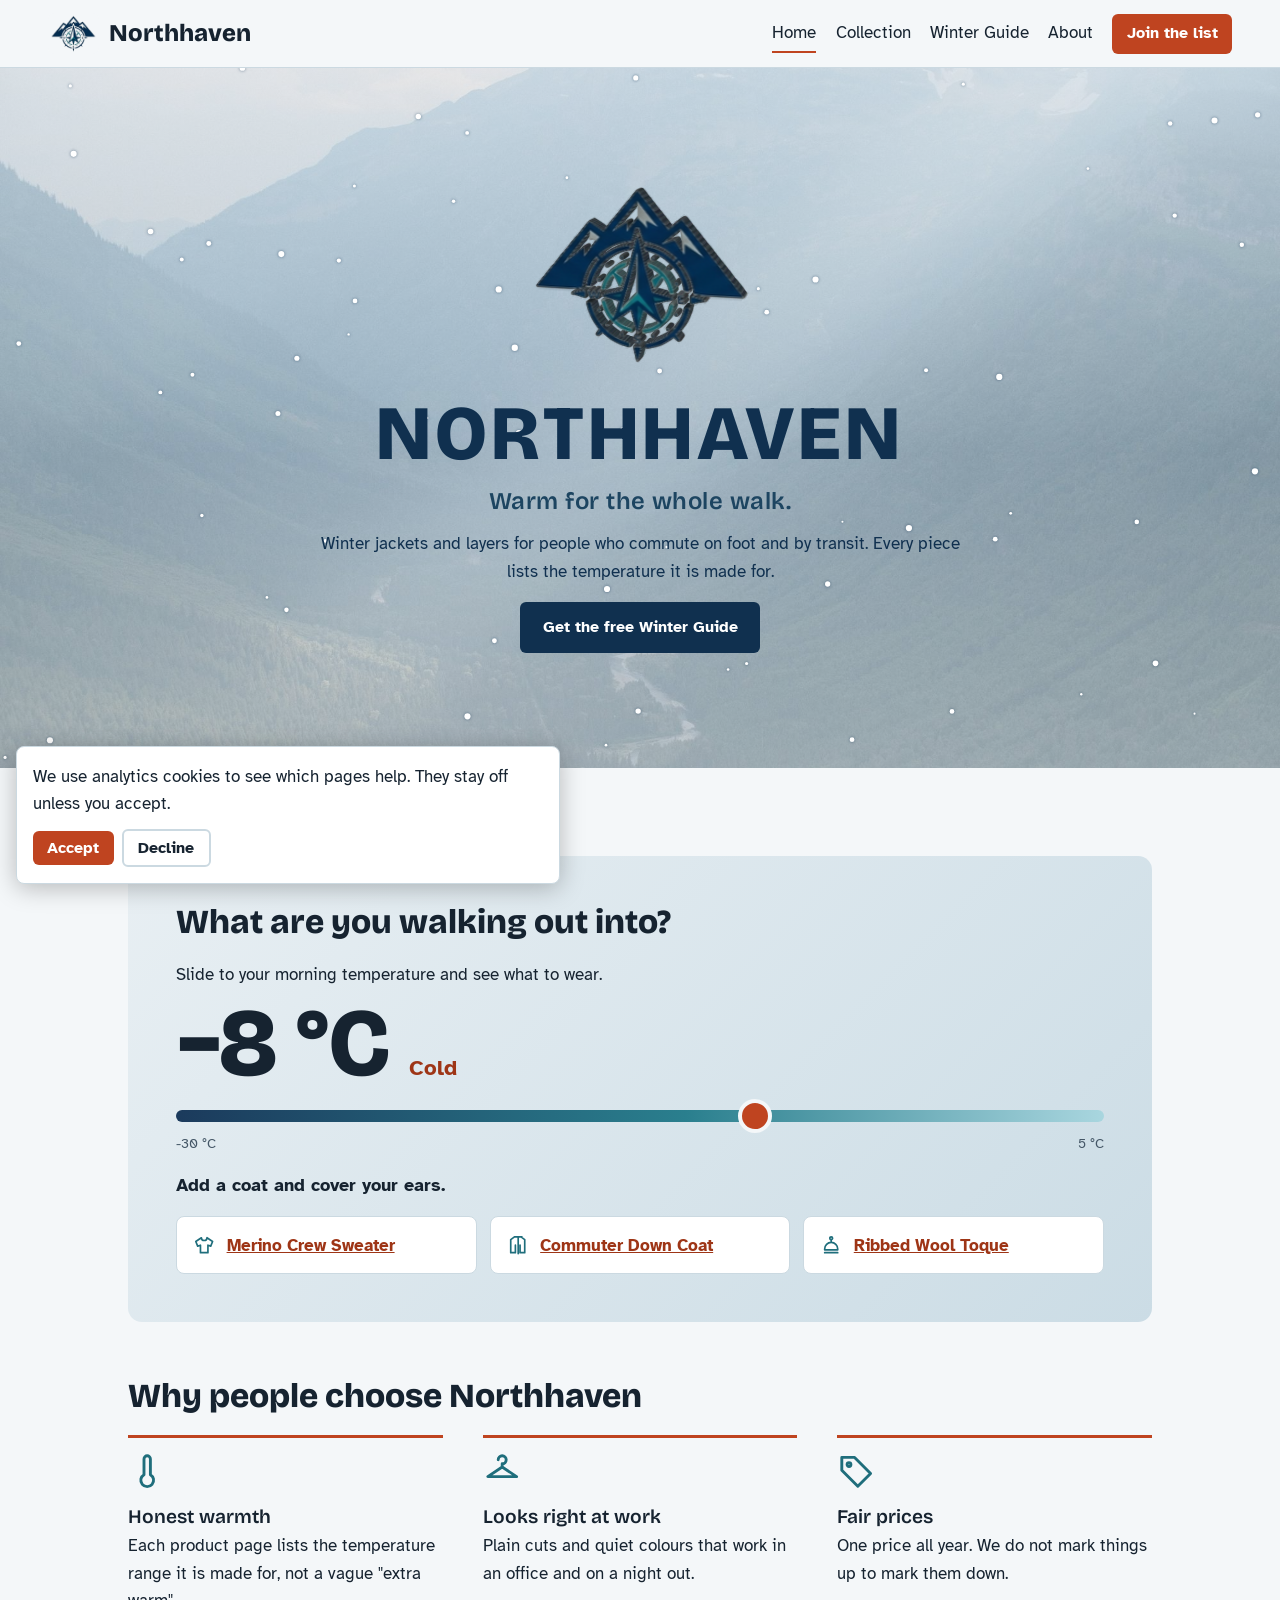
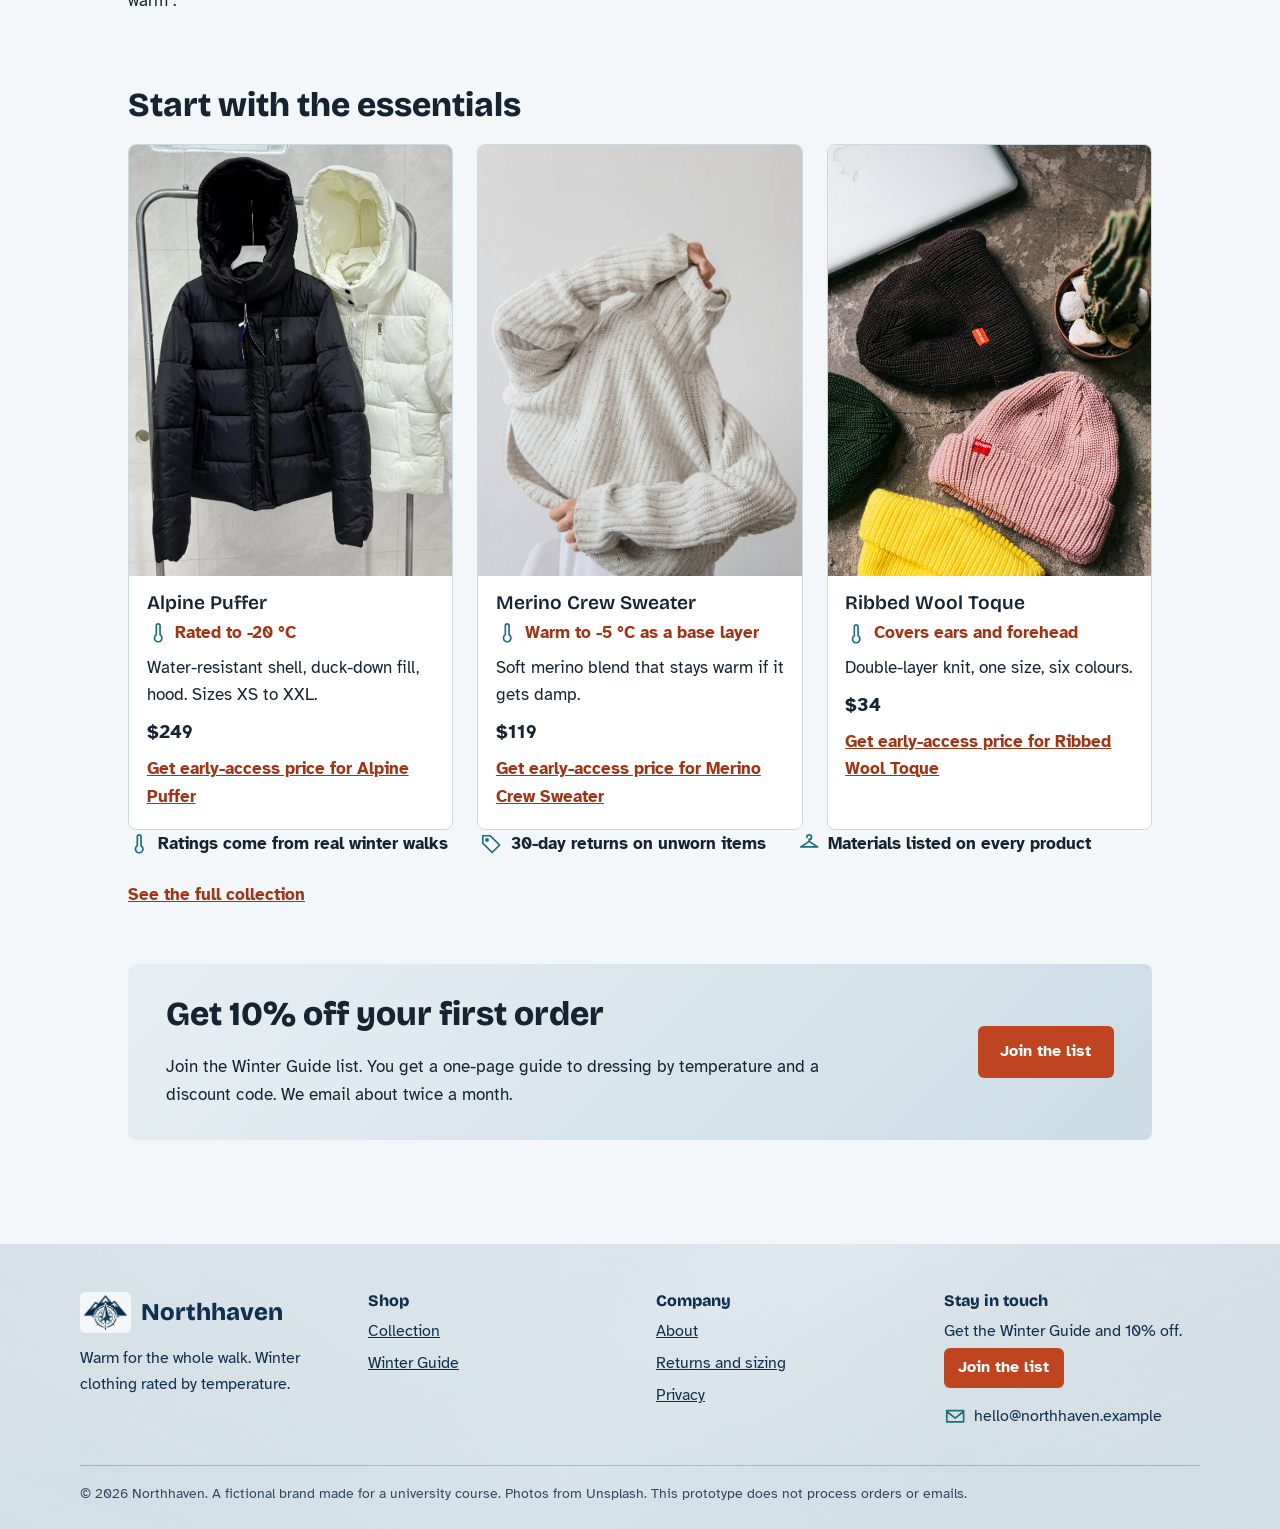
<file: site/index.html>
<!DOCTYPE html>
<html lang="en">
  <head>
    <meta charset="utf-8">
    <meta name="viewport" content="width=device-width, initial-scale=1">
    <title>Winter clothing for the cold commute | Northhaven</title>
    <meta name="color-scheme" content="light">
    <meta name="description" content="Northhaven makes winter jackets, base layers and accessories rated by temperature. Join the list for a first-order discount and a free Winter Guide.">
    <link rel="preconnect" href="https://fonts.googleapis.com">
    <link rel="preconnect" href="https://fonts.gstatic.com" crossorigin>
    <link href="https://fonts.googleapis.com/css2?family=Atkinson+Hyperlegible:wght@400;700&family=Bricolage+Grotesque:opsz,wght@12..96,600;12..96,800&display=swap" rel="stylesheet">
    <link rel="icon" href="img/logo.png">
    <link rel="stylesheet" href="style.css">
  </head>
  <body>
    <!-- skip link (for accessibility) -->
    <a class="skip" href="#main">Skip to content</a>

    <!-- navbar -->
    <header class="site-header">
      <a class="logo" href="index.html"><img src="img/logo.png" alt="" width="53" height="42"><span>Northhaven</span></a>
      <nav aria-label="Main">
        <a href="index.html" aria-current="page">Home</a>
        <a href="collection.html">Collection</a>
        <a href="guide.html">Winter Guide</a>
        <a href="about.html">About</a>
        <a class="btn small" href="join.html">Join the list</a>
      </nav>
    </header>

    <!-- HERO -->
    <section class="hero">
      <!-- snow goes here (script.js) -->
      <canvas id="snow" aria-hidden="true"></canvas>
      <div class="hero-text">
        <!-- the 3D logo, i stacked 40 copies of the logo so it looks thick. script.js spins it -->
        <div class="logo3d" id="logo3d" aria-hidden="true">
          <div class="stack">
            <i style="transform:translateZ(-10.00px)"></i>
            <i class="dark" style="transform:translateZ(-9.49px)"></i>
            <i class="dark" style="transform:translateZ(-8.97px)"></i>
            <i class="dark" style="transform:translateZ(-8.46px)"></i>
            <i class="dark" style="transform:translateZ(-7.95px)"></i>
            <i class="dark" style="transform:translateZ(-7.44px)"></i>
            <i class="dark" style="transform:translateZ(-6.92px)"></i>
            <i class="dark" style="transform:translateZ(-6.41px)"></i>
            <i class="dark" style="transform:translateZ(-5.90px)"></i>
            <i class="dark" style="transform:translateZ(-5.38px)"></i>
            <i class="dark" style="transform:translateZ(-4.87px)"></i>
            <i class="dark" style="transform:translateZ(-4.36px)"></i>
            <i class="dark" style="transform:translateZ(-3.85px)"></i>
            <i class="dark" style="transform:translateZ(-3.33px)"></i>
            <i class="dark" style="transform:translateZ(-2.82px)"></i>
            <i class="dark" style="transform:translateZ(-2.31px)"></i>
            <i class="dark" style="transform:translateZ(-1.79px)"></i>
            <i class="dark" style="transform:translateZ(-1.28px)"></i>
            <i class="dark" style="transform:translateZ(-0.77px)"></i>
            <i class="dark" style="transform:translateZ(-0.26px)"></i>
            <i class="dark" style="transform:translateZ(0.26px)"></i>
            <i class="dark" style="transform:translateZ(0.77px)"></i>
            <i class="dark" style="transform:translateZ(1.28px)"></i>
            <i class="dark" style="transform:translateZ(1.79px)"></i>
            <i class="dark" style="transform:translateZ(2.31px)"></i>
            <i class="dark" style="transform:translateZ(2.82px)"></i>
            <i class="dark" style="transform:translateZ(3.33px)"></i>
            <i class="dark" style="transform:translateZ(3.85px)"></i>
            <i class="dark" style="transform:translateZ(4.36px)"></i>
            <i class="dark" style="transform:translateZ(4.87px)"></i>
            <i class="dark" style="transform:translateZ(5.38px)"></i>
            <i class="dark" style="transform:translateZ(5.90px)"></i>
            <i class="dark" style="transform:translateZ(6.41px)"></i>
            <i class="dark" style="transform:translateZ(6.92px)"></i>
            <i class="dark" style="transform:translateZ(7.44px)"></i>
            <i class="dark" style="transform:translateZ(7.95px)"></i>
            <i class="dark" style="transform:translateZ(8.46px)"></i>
            <i class="dark" style="transform:translateZ(8.97px)"></i>
            <i class="dark" style="transform:translateZ(9.49px)"></i>
            <i style="transform:translateZ(10.00px)"></i>
          </div>
        </div>
        <h1><span class="wordmark">Northhaven</span><span class="tagline">Warm for the whole walk.</span></h1>
        <p>Winter jackets and layers for people who commute on foot and by transit. Every piece lists the temperature it is made for.</p>
        <a class="btn" href="join.html">Get the free Winter Guide</a>
      </div>
    </section>

    <main id="main">

      <!-- slider thing, changes the text + the clothes list -->
      <section class="picker" aria-labelledby="pickerTitle">
        <h2 id="pickerTitle">What are you walking out into?</h2>
        <p>Slide to your morning temperature and see what to wear.</p>
        <div class="dial">
          <output id="tempValue" class="big-temp" for="tempSlider">-8 &deg;C</output>
          <span id="tempLabel" class="temp-label">Cold</span>
        </div>
        <label for="tempSlider" class="sr-only">Morning temperature in degrees Celsius</label>
        <input id="tempSlider" type="range" min="-30" max="5" value="-8" step="1">
        <div class="scale">
          <span>-30 &deg;C</span>
          <span>5 &deg;C</span>
        </div>
        <p id="tempNote" class="temp-note" aria-live="polite"></p>
        <!-- clothes list -->
        <ul class="tiles">
          <li data-on="0123">
            <svg class="icon" viewBox="0 0 24 24" aria-hidden="true"><path d="m9 4-6 4 2 5 3-1v8h8v-8l3 1 2-5-6-4a3 3 0 0 1-6 0z"/></svg>
            <a href="collection.html">Merino Crew Sweater</a>
          </li>
          <li data-on="12">
            <svg class="icon" viewBox="0 0 24 24" aria-hidden="true"><path d="M8 3 4 6v14h5v-8m6-9 4 3v14h-5v-8M8 3h8M12 3v18"/></svg>
            <a href="collection.html">Commuter Down Coat</a>
          </li>
          <li data-on="3">
            <svg class="icon" viewBox="0 0 24 24" aria-hidden="true"><path d="M8 3 4 6v14h5v-8m6-9 4 3v14h-5v-8M8 3h8M12 3v18"/></svg>
            <a href="collection.html">Alpine Puffer</a>
          </li>
          <li data-on="23">
            <svg class="icon" viewBox="0 0 24 24" aria-hidden="true"><path d="M7 3h10l1 18h-4l-2-10-2 10H6z"/></svg>
            <a href="collection.html">Thermal Leggings</a>
          </li>
          <li data-on="23">
            <svg class="icon" viewBox="0 0 24 24" aria-hidden="true"><path d="M8 21v-5l-3-4V7a1.5 1.5 0 0 1 3 0v3m0-5a1.5 1.5 0 0 1 3 0v5m0-6.5a1.5 1.5 0 0 1 3 0V10m0-3a1.5 1.5 0 0 1 3 0v8l-2 6z"/></svg>
            <a href="collection.html">Touchscreen Knit Gloves</a>
          </li>
          <li data-on="0123">
            <svg class="icon" viewBox="0 0 24 24" aria-hidden="true"><path d="M5 16a7 7 0 0 1 14 0v1H5zM5 20h14M12 9V6"/><circle cx="12" cy="4.5" r="1.5"/></svg>
            <a href="collection.html">Ribbed Wool Toque</a>
          </li>
        </ul>
      </section>
      <section>
        <h2>Why people choose Northhaven</h2>
        <!-- 3 reasons -->
        <ul class="three">
          <li>
            <svg class="icon" viewBox="0 0 24 24" aria-hidden="true"><path d="M14 14.8V5a2 2 0 0 0-4 0v9.8a4 4 0 1 0 4 0z"/></svg>
            <h3>Honest warmth</h3>
            <p>Each product page lists the temperature range it is made for, not a vague "extra warm".</p>
          </li>
          <li>
            <svg class="icon" viewBox="0 0 24 24" aria-hidden="true"><path d="M12 8a2.5 2.5 0 1 0-2.5-2.5M12 8v2l9 6H3l9-6"/></svg>
            <h3>Looks right at work</h3>
            <p>Plain cuts and quiet colours that work in an office and on a night out.</p>
          </li>
          <li>
            <svg class="icon" viewBox="0 0 24 24" aria-hidden="true"><path d="M3 12V4h8l10 10-8 8z"/><circle cx="7.5" cy="8.5" r="1.2"/></svg>
            <h3>Fair prices</h3>
            <p>One price all year. We do not mark things up to mark them down.</p>
          </li>
        </ul>
      </section>
      <section>
        <h2>Start with the essentials</h2>
        <!-- products -->
        <div class="grid">

          <article class="card" data-c="jackets">
            <img src="img/Puffer jacket.jpg" alt="Grey puffer jacket on a store mannequin" width="600" height="800" loading="lazy">
            <div>
              <h3>Alpine Puffer</h3>
              <p class="temp"><svg class="icon" viewBox="0 0 24 24" aria-hidden="true"><path d="M14 14.8V5a2 2 0 0 0-4 0v9.8a4 4 0 1 0 4 0z"/></svg><span>Rated to -20 &deg;C</span></p>
              <p>Water-resistant shell, duck-down fill, hood. Sizes XS to XXL.</p>
              <p class="price">$249</p>
              <a class="link" href="join.html">Get early-access price for Alpine Puffer</a>
            </div>
          </article>

          <article class="card" data-c="layers">
            <img src="img/p14.jpg" alt="Person pulling a cream knit sweater over their head" width="600" height="800" loading="lazy">
            <div>
              <h3>Merino Crew Sweater</h3>
              <p class="temp"><svg class="icon" viewBox="0 0 24 24" aria-hidden="true"><path d="M14 14.8V5a2 2 0 0 0-4 0v9.8a4 4 0 1 0 4 0z"/></svg><span>Warm to -5 &deg;C as a base layer</span></p>
              <p>Soft merino blend that stays warm if it gets damp.</p>
              <p class="price">$119</p>
              <a class="link" href="join.html">Get early-access price for Merino Crew Sweater</a>
            </div>
          </article>

          <article class="card" data-c="accessories">
            <img src="img/p03.jpg" alt="Knit beanies in dark, pink and yellow laid flat" width="600" height="800" loading="lazy">
            <div>
              <h3>Ribbed Wool Toque</h3>
              <p class="temp"><svg class="icon" viewBox="0 0 24 24" aria-hidden="true"><path d="M14 14.8V5a2 2 0 0 0-4 0v9.8a4 4 0 1 0 4 0z"/></svg><span>Covers ears and forehead</span></p>
              <p>Double-layer knit, one size, six colours.</p>
              <p class="price">$34</p>
              <a class="link" href="join.html">Get early-access price for Ribbed Wool Toque</a>
            </div>
          </article>
        </div>
        <ul class="trust">
          <li><svg class="icon" viewBox="0 0 24 24" aria-hidden="true"><path d="M14 14.8V5a2 2 0 0 0-4 0v9.8a4 4 0 1 0 4 0z"/></svg>Ratings come from real winter walks</li>
          <li><svg class="icon" viewBox="0 0 24 24" aria-hidden="true"><path d="M3 12V4h8l10 10-8 8z"/><circle cx="7.5" cy="8.5" r="1.2"/></svg>30-day returns on unworn items</li>
          <li><svg class="icon" viewBox="0 0 24 24" aria-hidden="true"><path d="M12 8a2.5 2.5 0 1 0-2.5-2.5M12 8v2l9 6H3l9-6"/></svg>Materials listed on every product</li>
        </ul>
        <p><a class="link" href="collection.html">See the full collection</a></p>
      </section>

      <!-- banner at the bottom -->
      <section class="band">
        <div>
          <h2>Get 10% off your first order</h2>
          <p>Join the Winter Guide list. You get a one-page guide to dressing by temperature and a discount code. We email about twice a month.</p>
        </div>
        <a class="btn" href="join.html">Join the list</a>
      </section>
    </main>

    <!-- footer -->
    <footer class="site-footer">
      <div class="footer-cols">
        <div>
          <a class="logo" href="index.html"><img src="img/logo.png" alt="" width="53" height="42"><span>Northhaven</span></a>
          <p>Warm for the whole walk. Winter clothing rated by temperature.</p>
        </div>
        <nav aria-label="Shop">
          <h2 class="footer-heading">Shop</h2>
          <ul>
            <li>
              <a href="collection.html">Collection</a>
            </li>
            <li>
              <a href="guide.html">Winter Guide</a>
            </li>
          </ul>
        </nav>
        <nav aria-label="Company">
          <h2 class="footer-heading">Company</h2>
          <ul>
            <li>
              <a href="about.html">About</a>
            </li>
            <li>
              <a href="guide.html#faq">Returns and sizing</a>
            </li>
            <li>
              <a href="join.html#privacy">Privacy</a>
            </li>
          </ul>
        </nav>
        <div>
          <h2 class="footer-heading">Stay in touch</h2>
          <p>Get the Winter Guide and 10% off.</p>
          <a class="btn small" href="join.html">Join the list</a>
          <p class="footer-mail"><svg class="icon" viewBox="0 0 24 24" aria-hidden="true"><path d="M3 6h18v12H3zM3 7l9 7 9-7"/></svg> hello@northhaven.example</p>
        </div>
      </div>
      <p class="fine-print">&copy; 2026 Northhaven. A fictional brand made for a university course. Photos from Unsplash. This prototype does not process orders or emails.</p>
    </footer>

    <!-- js -->
    <script src="script.js"></script>
  </body>
</html>
</file>
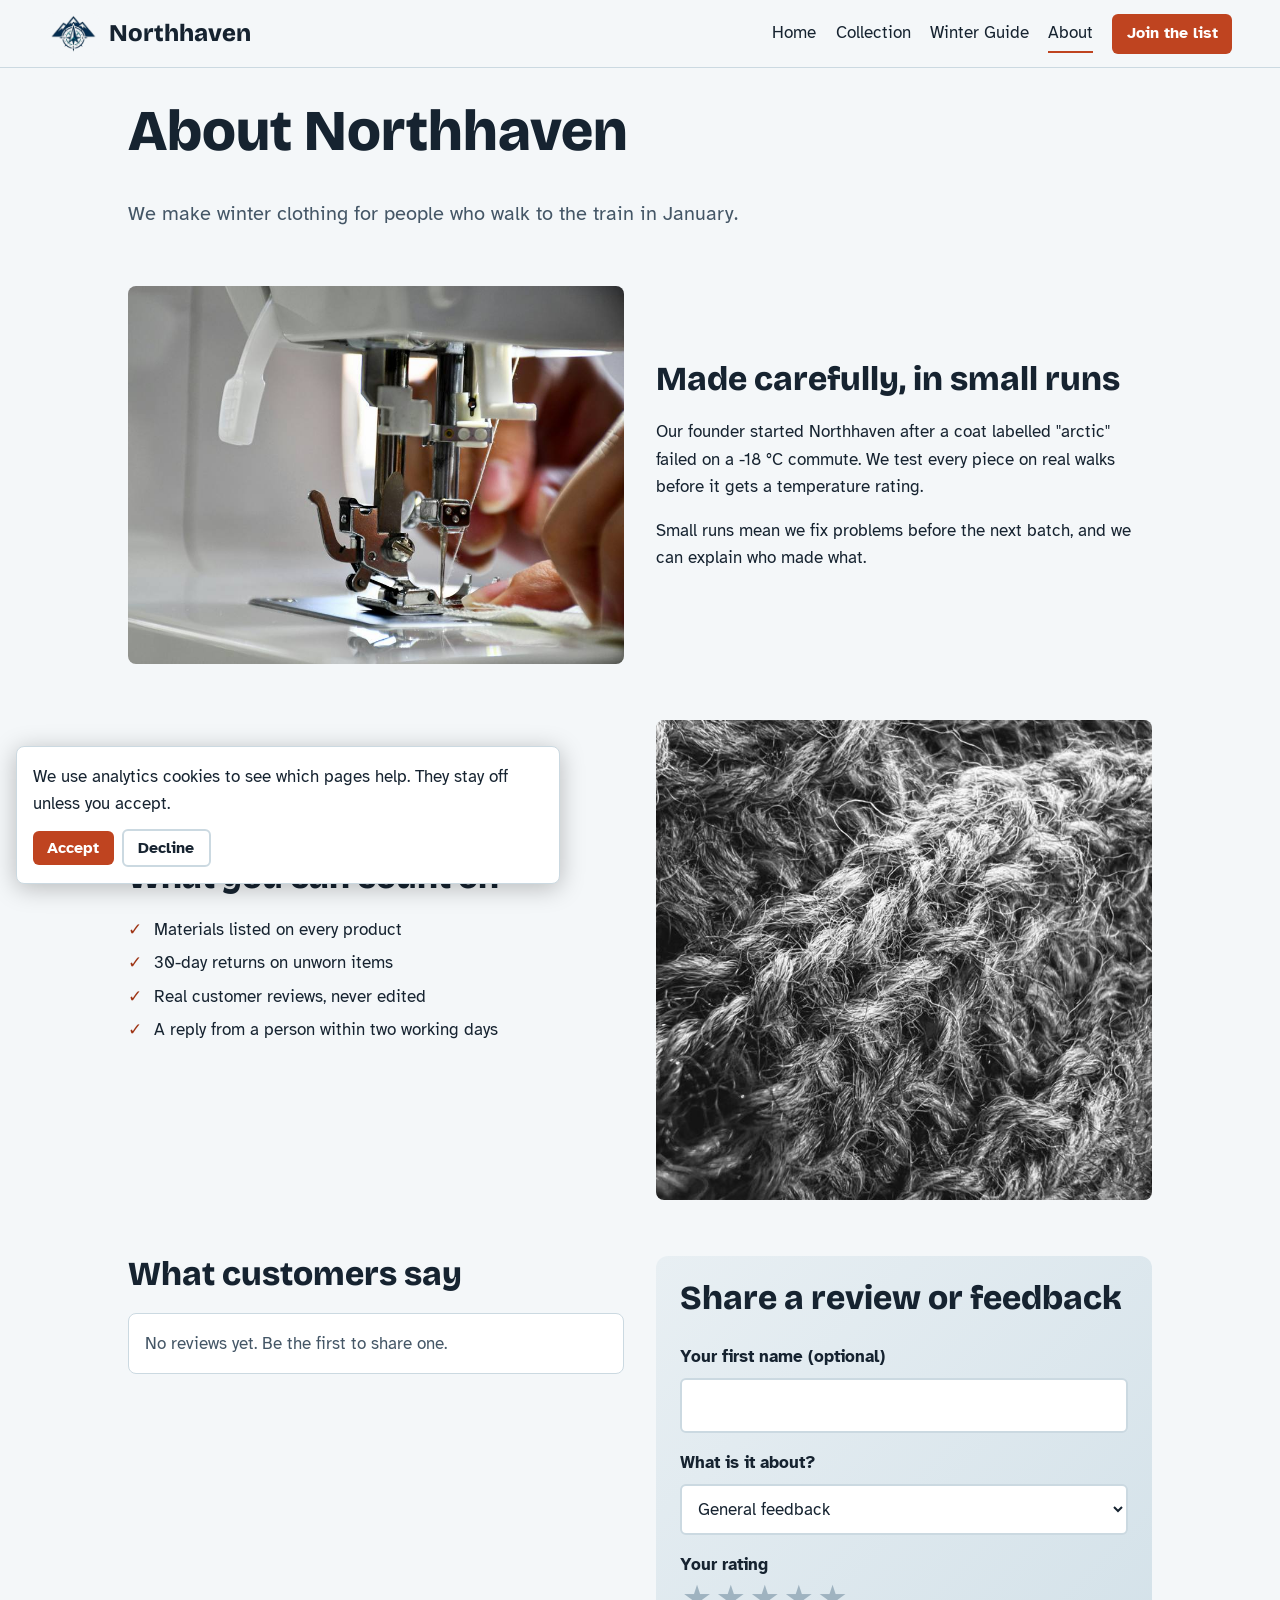
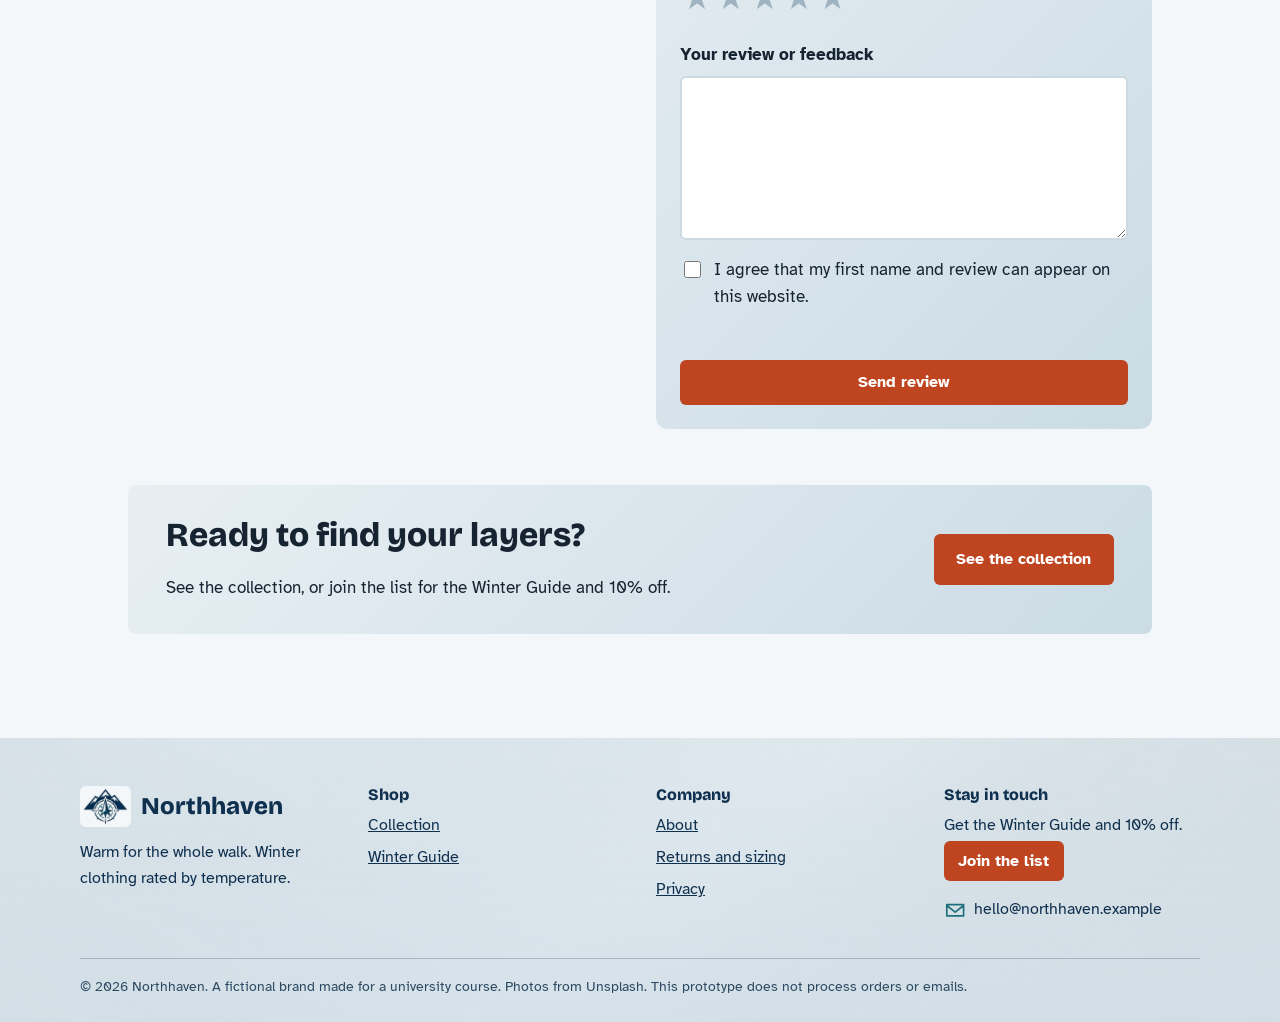
<file: site/about.html>
<!DOCTYPE html>
<html lang="en">
  <head>
    <meta charset="utf-8">
    <meta name="viewport" content="width=device-width, initial-scale=1">
    <title>About | Northhaven</title>
    <meta name="color-scheme" content="light">
    <meta name="description" content="Why Northhaven exists, how the clothing is made, and what you can expect if something is not right.">
    <link rel="preconnect" href="https://fonts.googleapis.com">
    <link rel="preconnect" href="https://fonts.gstatic.com" crossorigin>
    <link href="https://fonts.googleapis.com/css2?family=Atkinson+Hyperlegible:wght@400;700&family=Bricolage+Grotesque:opsz,wght@12..96,600;12..96,800&display=swap" rel="stylesheet">
    <link rel="icon" href="img/logo.png">
    <link rel="stylesheet" href="style.css">
  </head>
  <body>
    <!-- skip link (for accessibility) -->
    <a class="skip" href="#main">Skip to content</a>

    <!-- navbar -->
    <header class="site-header">
      <a class="logo" href="index.html"><img src="img/logo.png" alt="" width="53" height="42"><span>Northhaven</span></a>
      <nav aria-label="Main">
        <a href="index.html">Home</a>
        <a href="collection.html">Collection</a>
        <a href="guide.html">Winter Guide</a>
        <a href="about.html" aria-current="page">About</a>
        <a class="btn small" href="join.html">Join the list</a>
      </nav>
    </header>

    <main id="main">
      <h1>About Northhaven</h1>
      <p class="lead">We make winter clothing for people who walk to the train in January.</p>

      <section class="split">
        <img src="img/p10.jpg" alt="Hands guiding fabric through a sewing machine" width="900" height="600" loading="lazy">
        <div>
          <h2>Made carefully, in small runs</h2>
          <p>Our founder started Northhaven after a coat labelled "arctic" failed on a -18 &deg;C commute. We test every piece on real walks before it gets a temperature rating.</p>
          <p>Small runs mean we fix problems before the next batch, and we can explain who made what.</p>
        </div>
      </section>

      <section class="split flip">
        <img src="img/p11.jpg" alt="Close-up of chunky grey wool knit" width="900" height="1200" loading="lazy">
        <div>
          <h2>What you can count on</h2>
          <ul class="checks">
            <li>Materials listed on every product</li>
            <li>30-day returns on unworn items</li>
            <li>Real customer reviews, never edited</li>
            <li>A reply from a person within two working days</li>
          </ul>
        </div>
      </section>

      <!-- reviews -->
      <section id="reviews" class="reviews-section">
        <div>
          <h2>What customers say</h2>
          <ul id="reviewList" class="review-list" aria-live="polite">
            <li class="empty">No reviews yet. Be the first to share one.</li>
          </ul>
        </div>
        <!-- review form, doesnt save anything because there is no backend -->
        <form id="reviewForm" class="card-form" novalidate>
          <h2>Share a review or feedback</h2>
          <label for="reviewName">Your first name (optional)</label>
          <input id="reviewName" type="text" maxlength="40" autocomplete="given-name">
          <label for="reviewProduct">What is it about?</label>
          <select id="reviewProduct">
            <option>General feedback</option>
            <option>Alpine Puffer</option>
            <option>Commuter Down Coat</option>
            <option>Merino Crew Sweater</option>
            <option>Thermal Leggings</option>
            <option>Ribbed Wool Toque</option>
            <option>Touchscreen Knit Gloves</option>
            <option>Wool Overcoat</option>
            <option>Cable-Knit Sweater</option>
            <option>Merino Base Tee</option>
            <option>Leather Winter Gloves</option>
          </select>
          <!-- stars are radio buttons, css makes them look like stars -->
          <fieldset class="star-box">
            <legend>Your rating</legend>
            <div class="star-row">
              <input type="radio" name="rate" id="star5" value="5">
              <label for="star5"><span class="sr-only">5 stars</span>&#9733;</label>
              <input type="radio" name="rate" id="star4" value="4">
              <label for="star4"><span class="sr-only">4 stars</span>&#9733;</label>
              <input type="radio" name="rate" id="star3" value="3">
              <label for="star3"><span class="sr-only">3 stars</span>&#9733;</label>
              <input type="radio" name="rate" id="star2" value="2">
              <label for="star2"><span class="sr-only">2 stars</span>&#9733;</label>
              <input type="radio" name="rate" id="star1" value="1">
              <label for="star1"><span class="sr-only">1 star</span>&#9733;</label>
            </div>
          </fieldset>
          <label for="reviewText">Your review or feedback</label>
          <textarea id="reviewText" rows="5" maxlength="500" required></textarea>
          <label class="checkbox-row"><input id="reviewConsent" type="checkbox" required><span>I agree that my first name and review can appear on this website.</span></label>
          <p id="reviewError" class="error-msg" role="alert"></p>
          <button class="btn" type="submit">Send review</button>
          <p id="reviewOk" class="okmsg" role="status" hidden></p>
        </form>
      </section>

      <!-- banner at the bottom -->
      <section class="band">
        <div>
          <h2>Ready to find your layers?</h2>
          <p>See the collection, or join the list for the Winter Guide and 10% off.</p>
        </div>
        <a class="btn" href="collection.html">See the collection</a>
      </section>
    </main>

    <!-- footer -->
    <footer class="site-footer">
      <div class="footer-cols">
        <div>
          <a class="logo" href="index.html"><img src="img/logo.png" alt="" width="53" height="42"><span>Northhaven</span></a>
          <p>Warm for the whole walk. Winter clothing rated by temperature.</p>
        </div>
        <nav aria-label="Shop">
          <h2 class="footer-heading">Shop</h2>
          <ul>
            <li>
              <a href="collection.html">Collection</a>
            </li>
            <li>
              <a href="guide.html">Winter Guide</a>
            </li>
          </ul>
        </nav>
        <nav aria-label="Company">
          <h2 class="footer-heading">Company</h2>
          <ul>
            <li>
              <a href="about.html">About</a>
            </li>
            <li>
              <a href="guide.html#faq">Returns and sizing</a>
            </li>
            <li>
              <a href="join.html#privacy">Privacy</a>
            </li>
          </ul>
        </nav>
        <div>
          <h2 class="footer-heading">Stay in touch</h2>
          <p>Get the Winter Guide and 10% off.</p>
          <a class="btn small" href="join.html">Join the list</a>
          <p class="footer-mail"><svg class="icon" viewBox="0 0 24 24" aria-hidden="true"><path d="M3 6h18v12H3zM3 7l9 7 9-7"/></svg> hello@northhaven.example</p>
        </div>
      </div>
      <p class="fine-print">&copy; 2026 Northhaven. A fictional brand made for a university course. Photos from Unsplash. This prototype does not process orders or emails.</p>
    </footer>

    <!-- js -->
    <script src="script.js"></script>
  </body>
</html>
</file>
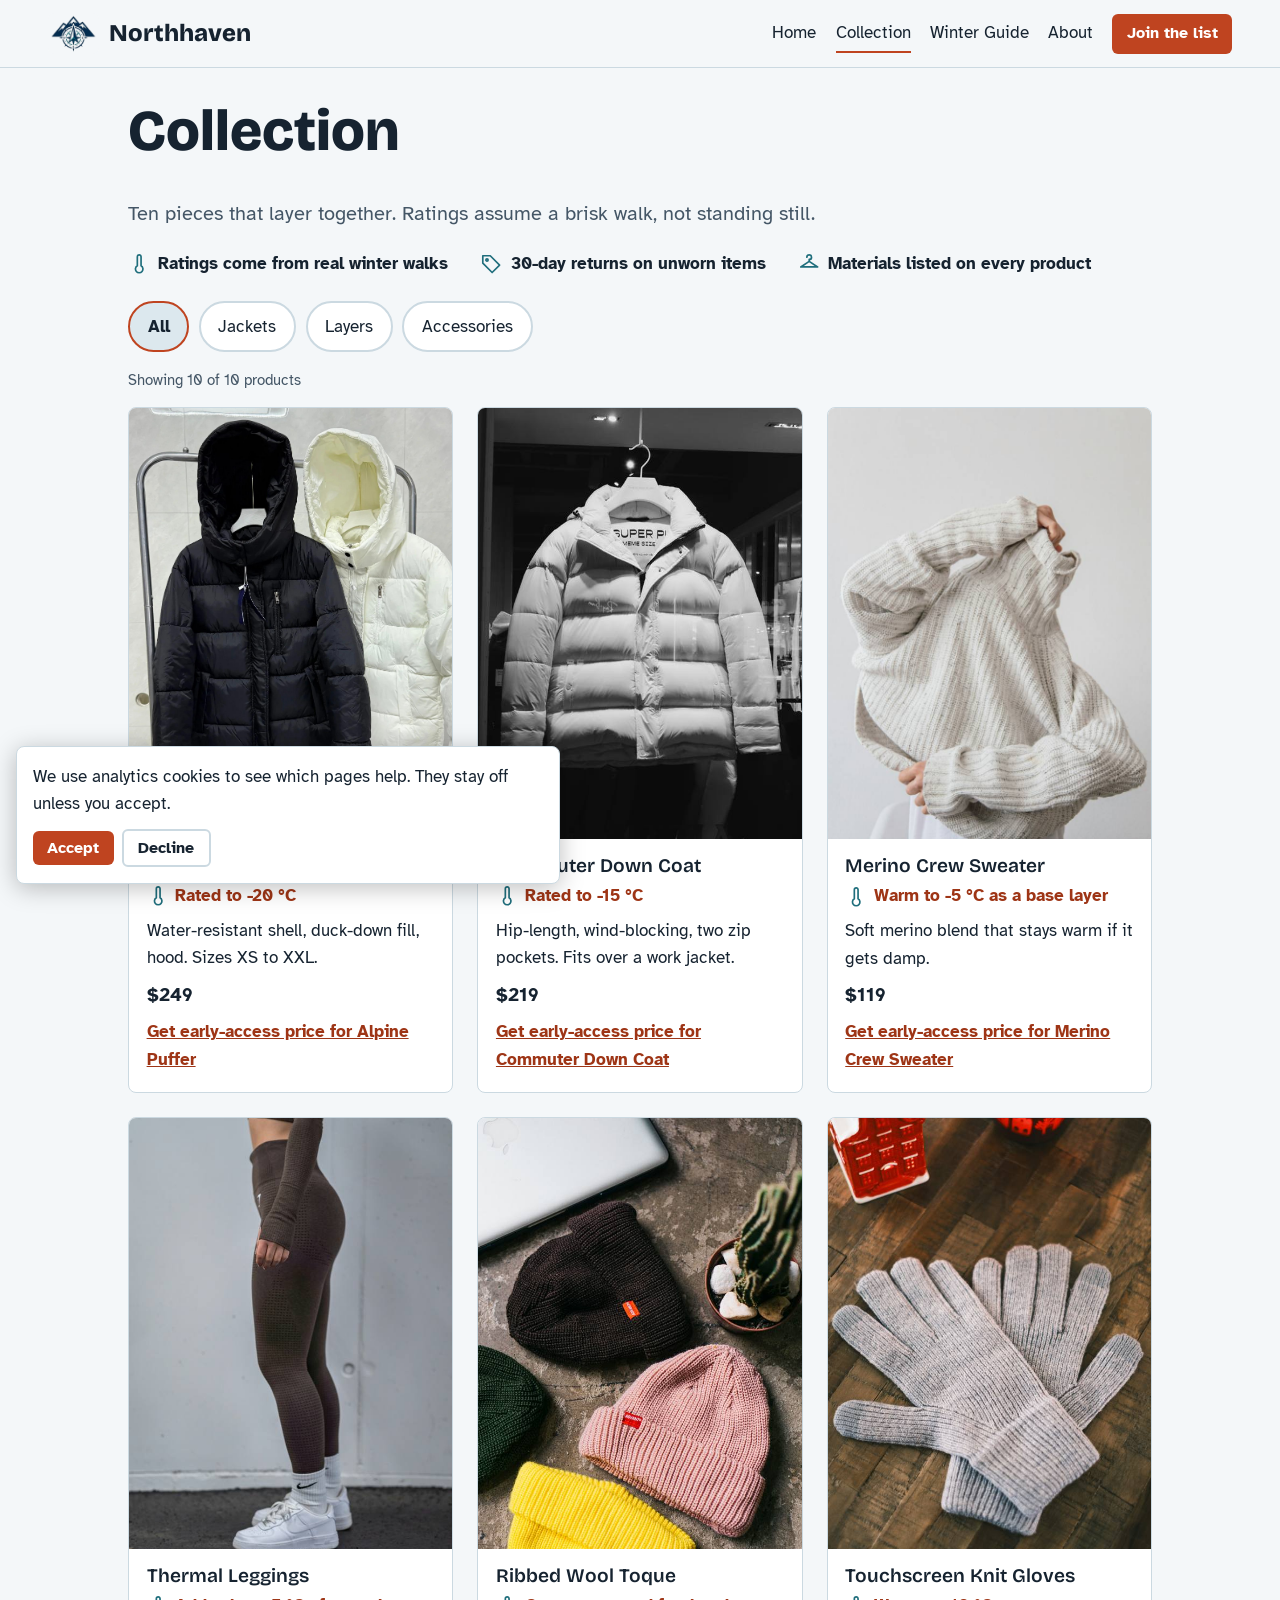
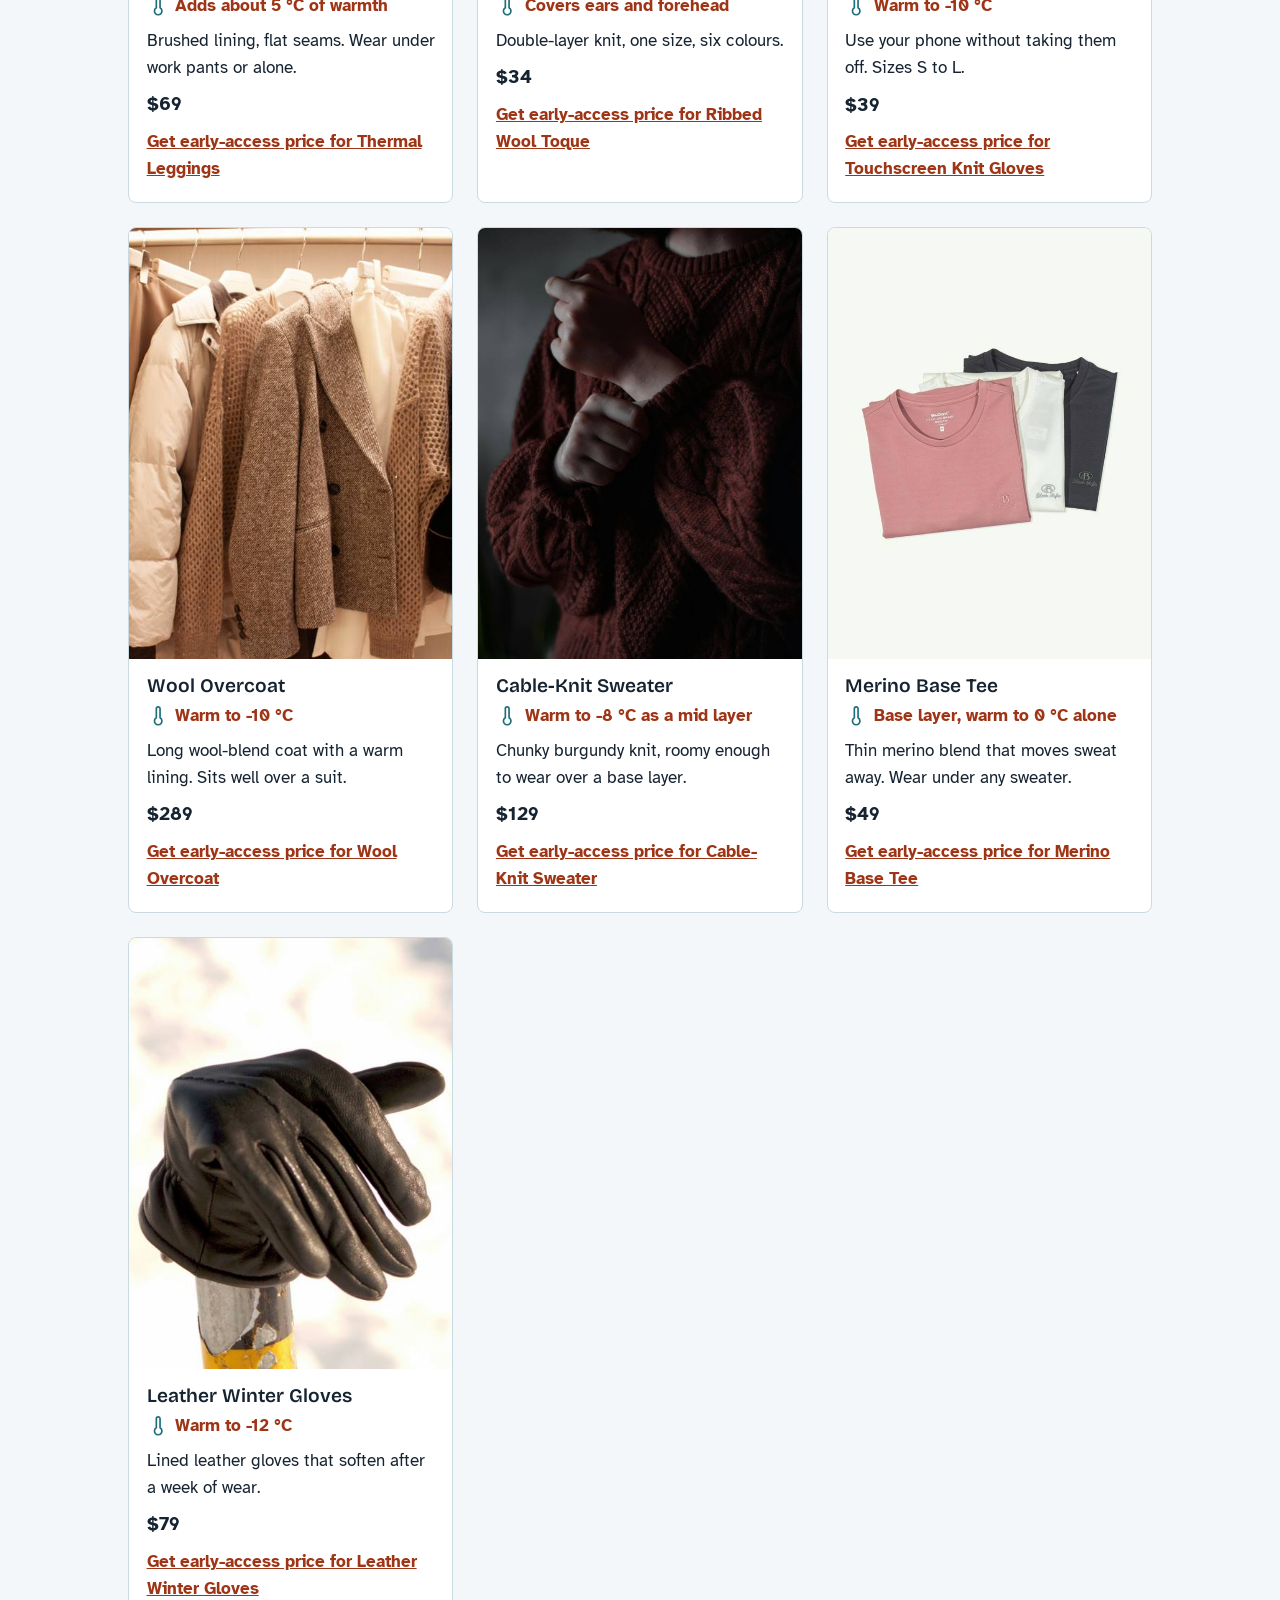
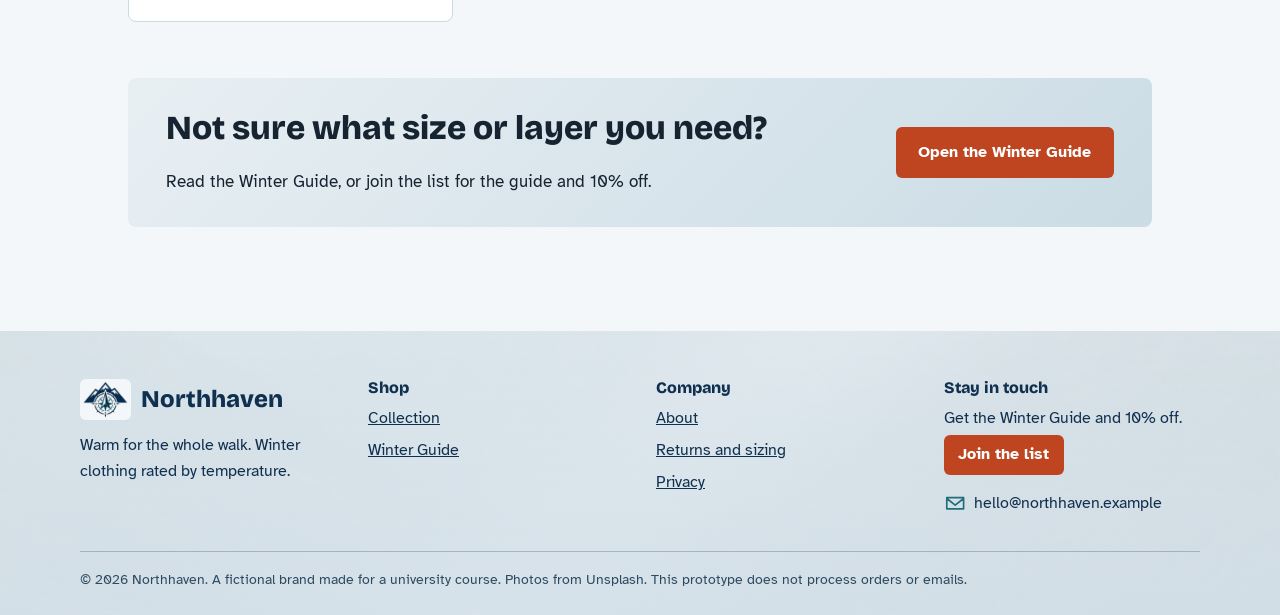
<file: site/collection.html>
<!DOCTYPE html>
<html lang="en">
  <head>
    <meta charset="utf-8">
    <meta name="viewport" content="width=device-width, initial-scale=1">
    <title>Collection | Northhaven</title>
    <meta name="color-scheme" content="light">
    <meta name="description" content="Ten winter pieces from Northhaven, each rated by temperature, with materials and fit notes.">
    <link rel="preconnect" href="https://fonts.googleapis.com">
    <link rel="preconnect" href="https://fonts.gstatic.com" crossorigin>
    <link href="https://fonts.googleapis.com/css2?family=Atkinson+Hyperlegible:wght@400;700&family=Bricolage+Grotesque:opsz,wght@12..96,600;12..96,800&display=swap" rel="stylesheet">
    <link rel="icon" href="img/logo.png">
    <link rel="stylesheet" href="style.css">
  </head>
  <body>
    <!-- skip link (for accessibility) -->
    <a class="skip" href="#main">Skip to content</a>

    <!-- navbar -->
    <header class="site-header">
      <a class="logo" href="index.html"><img src="img/logo.png" alt="" width="53" height="42"><span>Northhaven</span></a>
      <nav aria-label="Main">
        <a href="index.html">Home</a>
        <a href="collection.html" aria-current="page">Collection</a>
        <a href="guide.html">Winter Guide</a>
        <a href="about.html">About</a>
        <a class="btn small" href="join.html">Join the list</a>
      </nav>
    </header>

    <main id="main">
      <h1>Collection</h1>
      <p class="lead">Ten pieces that layer together. Ratings assume a brisk walk, not standing still.</p>
      <ul class="trust">
        <li><svg class="icon" viewBox="0 0 24 24" aria-hidden="true"><path d="M14 14.8V5a2 2 0 0 0-4 0v9.8a4 4 0 1 0 4 0z"/></svg>Ratings come from real winter walks</li>
        <li><svg class="icon" viewBox="0 0 24 24" aria-hidden="true"><path d="M3 12V4h8l10 10-8 8z"/><circle cx="7.5" cy="8.5" r="1.2"/></svg>30-day returns on unworn items</li>
        <li><svg class="icon" viewBox="0 0 24 24" aria-hidden="true"><path d="M12 8a2.5 2.5 0 1 0-2.5-2.5M12 8v2l9 6H3l9-6"/></svg>Materials listed on every product</li>
      </ul>
      <!-- filter buttons -->
      <div class="chips" role="group" aria-label="Filter products">
        <button type="button" data-f="all" aria-pressed="true">All</button>
        <button type="button" data-f="jackets" aria-pressed="false">Jackets</button>
        <button type="button" data-f="layers" aria-pressed="false">Layers</button>
        <button type="button" data-f="accessories" aria-pressed="false">Accessories</button>
      </div>
      <p id="filterCount" class="note" aria-live="polite">Showing 10 of 10 products</p>
      <!-- products -->
      <div class="grid" id="cardGrid">

        <!-- Alpine Puffer -->
        <article class="card" data-c="jackets">
          <img src="img/Puffer jacket.jpg" alt="Grey puffer jacket on a store mannequin" width="600" height="800" loading="lazy">
          <div>
            <h3>Alpine Puffer</h3>
            <p class="temp"><svg class="icon" viewBox="0 0 24 24" aria-hidden="true"><path d="M14 14.8V5a2 2 0 0 0-4 0v9.8a4 4 0 1 0 4 0z"/></svg><span>Rated to -20 &deg;C</span></p>
            <p>Water-resistant shell, duck-down fill, hood. Sizes XS to XXL.</p>
            <p class="price">$249</p>
            <a class="link" href="join.html">Get early-access price for Alpine Puffer</a>
          </div>
        </article>

        <!-- Commuter Down Coat -->
        <article class="card" data-c="jackets">
          <img src="img/p01.jpg" alt="White puffer jacket hanging in a shop" width="600" height="800" loading="lazy">
          <div>
            <h3>Commuter Down Coat</h3>
            <p class="temp"><svg class="icon" viewBox="0 0 24 24" aria-hidden="true"><path d="M14 14.8V5a2 2 0 0 0-4 0v9.8a4 4 0 1 0 4 0z"/></svg><span>Rated to -15 &deg;C</span></p>
            <p>Hip-length, wind-blocking, two zip pockets. Fits over a work jacket.</p>
            <p class="price">$219</p>
            <a class="link" href="join.html">Get early-access price for Commuter Down Coat</a>
          </div>
        </article>

        <!-- Merino Crew Sweater -->
        <article class="card" data-c="layers">
          <img src="img/p14.jpg" alt="Person pulling a cream knit sweater over their head" width="600" height="800" loading="lazy">
          <div>
            <h3>Merino Crew Sweater</h3>
            <p class="temp"><svg class="icon" viewBox="0 0 24 24" aria-hidden="true"><path d="M14 14.8V5a2 2 0 0 0-4 0v9.8a4 4 0 1 0 4 0z"/></svg><span>Warm to -5 &deg;C as a base layer</span></p>
            <p>Soft merino blend that stays warm if it gets damp.</p>
            <p class="price">$119</p>
            <a class="link" href="join.html">Get early-access price for Merino Crew Sweater</a>
          </div>
        </article>

        <!-- Thermal Leggings -->
        <article class="card" data-c="layers">
          <img src="img/p12.jpg" alt="Person wearing brown thermal leggings and white sneakers" width="600" height="800" loading="lazy">
          <div>
            <h3>Thermal Leggings</h3>
            <p class="temp"><svg class="icon" viewBox="0 0 24 24" aria-hidden="true"><path d="M14 14.8V5a2 2 0 0 0-4 0v9.8a4 4 0 1 0 4 0z"/></svg><span>Adds about 5 &deg;C of warmth</span></p>
            <p>Brushed lining, flat seams. Wear under work pants or alone.</p>
            <p class="price">$69</p>
            <a class="link" href="join.html">Get early-access price for Thermal Leggings</a>
          </div>
        </article>

        <!-- Ribbed Wool Toque -->
        <article class="card" data-c="accessories">
          <img src="img/p03.jpg" alt="Knit beanies in dark, pink and yellow laid flat" width="600" height="800" loading="lazy">
          <div>
            <h3>Ribbed Wool Toque</h3>
            <p class="temp"><svg class="icon" viewBox="0 0 24 24" aria-hidden="true"><path d="M14 14.8V5a2 2 0 0 0-4 0v9.8a4 4 0 1 0 4 0z"/></svg><span>Covers ears and forehead</span></p>
            <p>Double-layer knit, one size, six colours.</p>
            <p class="price">$34</p>
            <a class="link" href="join.html">Get early-access price for Ribbed Wool Toque</a>
          </div>
        </article>

        <!-- Touchscreen Knit Gloves -->
        <article class="card" data-c="accessories">
          <img src="img/p04.jpg" alt="Pair of grey knit gloves on a wooden table" width="600" height="800" loading="lazy">
          <div>
            <h3>Touchscreen Knit Gloves</h3>
            <p class="temp"><svg class="icon" viewBox="0 0 24 24" aria-hidden="true"><path d="M14 14.8V5a2 2 0 0 0-4 0v9.8a4 4 0 1 0 4 0z"/></svg><span>Warm to -10 &deg;C</span></p>
            <p>Use your phone without taking them off. Sizes S to L.</p>
            <p class="price">$39</p>
            <a class="link" href="join.html">Get early-access price for Touchscreen Knit Gloves</a>
          </div>
        </article>

        <!-- Wool Overcoat -->
        <article class="card" data-c="jackets">
          <img src="img/p06.jpg" alt="Wool coats hanging on a clothing rail" width="600" height="800" loading="lazy">
          <div>
            <h3>Wool Overcoat</h3>
            <p class="temp"><svg class="icon" viewBox="0 0 24 24" aria-hidden="true"><path d="M14 14.8V5a2 2 0 0 0-4 0v9.8a4 4 0 1 0 4 0z"/></svg><span>Warm to -10 &deg;C</span></p>
            <p>Long wool-blend coat with a warm lining. Sits well over a suit.</p>
            <p class="price">$289</p>
            <a class="link" href="join.html">Get early-access price for Wool Overcoat</a>
          </div>
        </article>

        <!-- Cable-Knit Sweater -->
        <article class="card" data-c="layers">
          <img src="img/p17.jpg" alt="Person in a burgundy cable-knit sweater" width="600" height="800" loading="lazy">
          <div>
            <h3>Cable-Knit Sweater</h3>
            <p class="temp"><svg class="icon" viewBox="0 0 24 24" aria-hidden="true"><path d="M14 14.8V5a2 2 0 0 0-4 0v9.8a4 4 0 1 0 4 0z"/></svg><span>Warm to -8 &deg;C as a mid layer</span></p>
            <p>Chunky burgundy knit, roomy enough to wear over a base layer.</p>
            <p class="price">$129</p>
            <a class="link" href="join.html">Get early-access price for Cable-Knit Sweater</a>
          </div>
        </article>

        <!-- Merino Base Tee -->
        <article class="card" data-c="layers">
          <img src="img/p13.jpg" alt="Folded pink, white and black t-shirts" width="600" height="800" loading="lazy">
          <div>
            <h3>Merino Base Tee</h3>
            <p class="temp"><svg class="icon" viewBox="0 0 24 24" aria-hidden="true"><path d="M14 14.8V5a2 2 0 0 0-4 0v9.8a4 4 0 1 0 4 0z"/></svg><span>Base layer, warm to 0 &deg;C alone</span></p>
            <p>Thin merino blend that moves sweat away. Wear under any sweater.</p>
            <p class="price">$49</p>
            <a class="link" href="join.html">Get early-access price for Merino Base Tee</a>
          </div>
        </article>

        <!-- Leather Winter Gloves -->
        <article class="card" data-c="accessories">
          <img src="img/p02.jpg" alt="Black leather gloves held up against a snowy background" width="600" height="800" loading="lazy">
          <div>
            <h3>Leather Winter Gloves</h3>
            <p class="temp"><svg class="icon" viewBox="0 0 24 24" aria-hidden="true"><path d="M14 14.8V5a2 2 0 0 0-4 0v9.8a4 4 0 1 0 4 0z"/></svg><span>Warm to -12 &deg;C</span></p>
            <p>Lined leather gloves that soften after a week of wear.</p>
            <p class="price">$79</p>
            <a class="link" href="join.html">Get early-access price for Leather Winter Gloves</a>
          </div>
        </article>
      </div>

      <!-- banner at the bottom -->
      <section class="band">
        <div>
          <h2>Not sure what size or layer you need?</h2>
          <p>Read the Winter Guide, or join the list for the guide and 10% off.</p>
        </div>
        <a class="btn" href="guide.html">Open the Winter Guide</a>
      </section>
    </main>

    <!-- footer -->
    <footer class="site-footer">
      <div class="footer-cols">
        <div>
          <a class="logo" href="index.html"><img src="img/logo.png" alt="" width="53" height="42"><span>Northhaven</span></a>
          <p>Warm for the whole walk. Winter clothing rated by temperature.</p>
        </div>
        <nav aria-label="Shop">
          <h2 class="footer-heading">Shop</h2>
          <ul>
            <li>
              <a href="collection.html">Collection</a>
            </li>
            <li>
              <a href="guide.html">Winter Guide</a>
            </li>
          </ul>
        </nav>
        <nav aria-label="Company">
          <h2 class="footer-heading">Company</h2>
          <ul>
            <li>
              <a href="about.html">About</a>
            </li>
            <li>
              <a href="guide.html#faq">Returns and sizing</a>
            </li>
            <li>
              <a href="join.html#privacy">Privacy</a>
            </li>
          </ul>
        </nav>
        <div>
          <h2 class="footer-heading">Stay in touch</h2>
          <p>Get the Winter Guide and 10% off.</p>
          <a class="btn small" href="join.html">Join the list</a>
          <p class="footer-mail"><svg class="icon" viewBox="0 0 24 24" aria-hidden="true"><path d="M3 6h18v12H3zM3 7l9 7 9-7"/></svg> hello@northhaven.example</p>
        </div>
      </div>
      <p class="fine-print">&copy; 2026 Northhaven. A fictional brand made for a university course. Photos from Unsplash. This prototype does not process orders or emails.</p>
    </footer>

    <!-- js -->
    <script src="script.js"></script>
  </body>
</html>
</file>
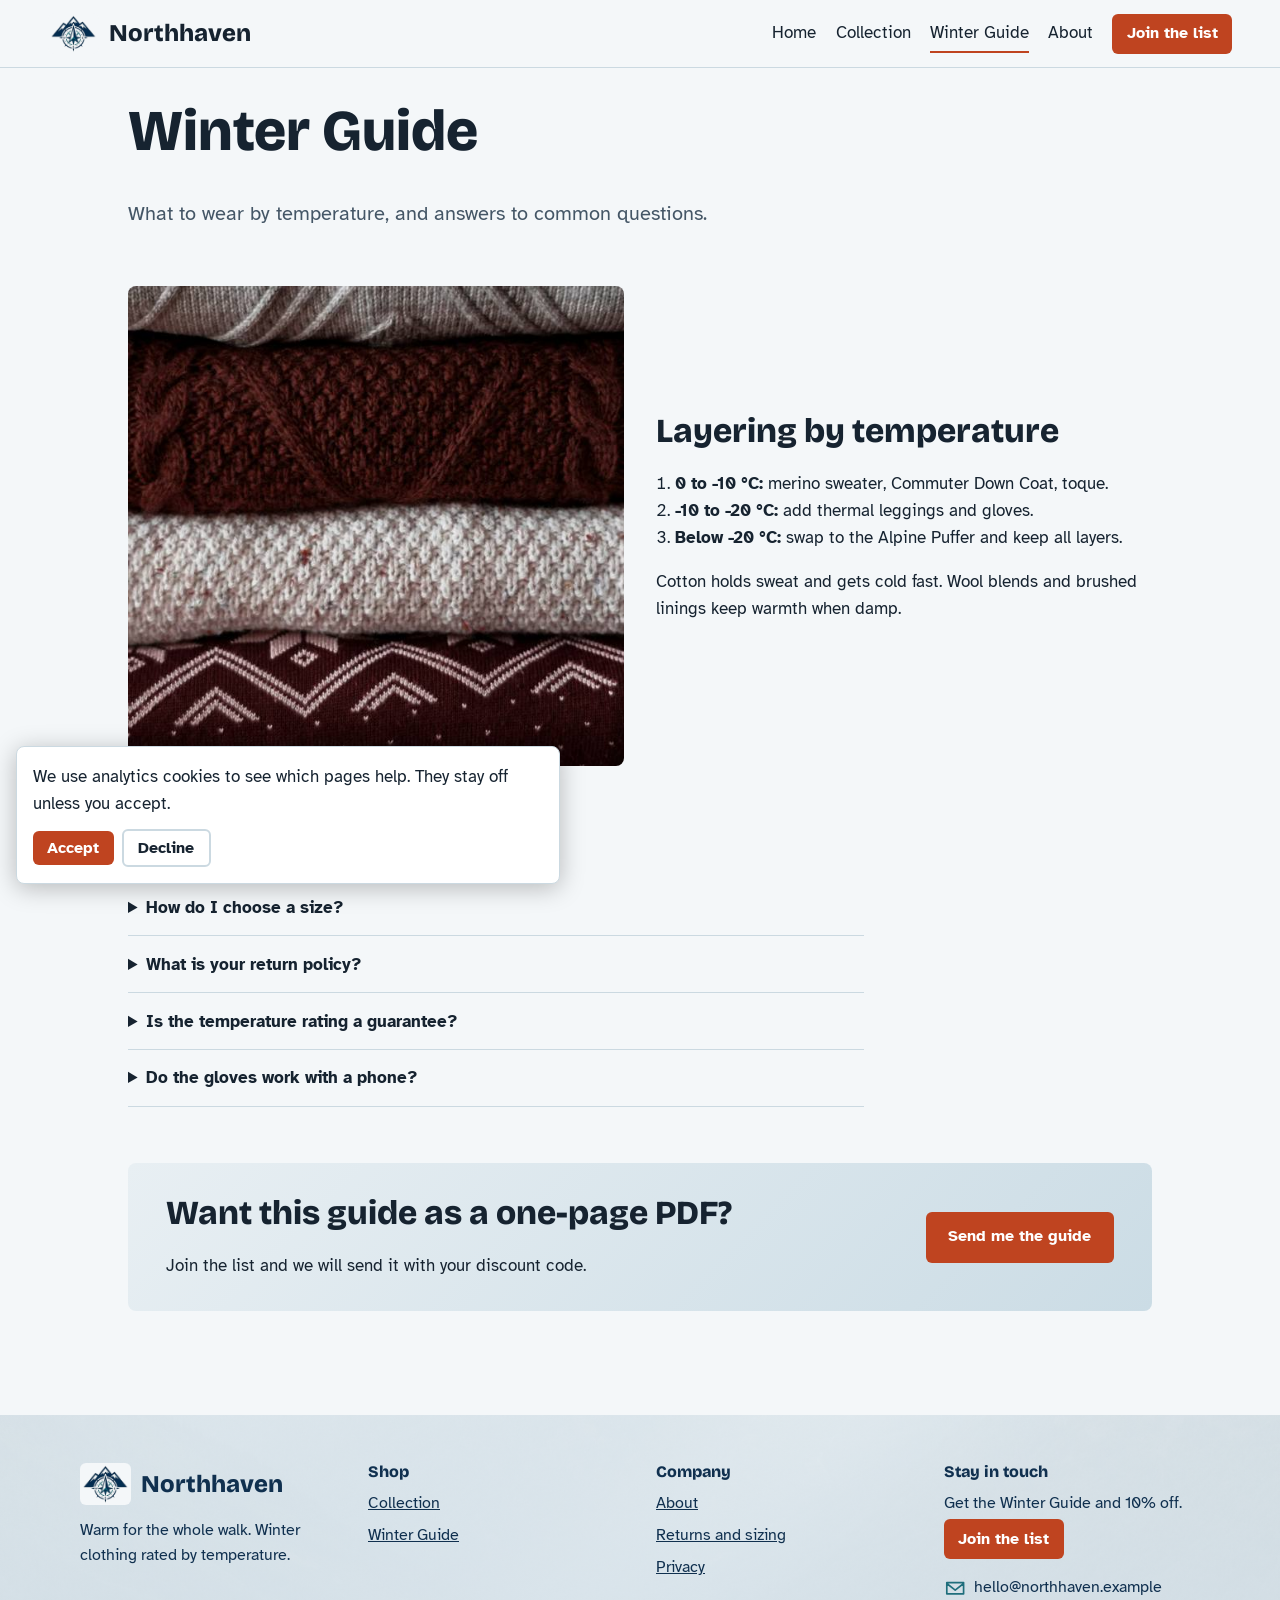
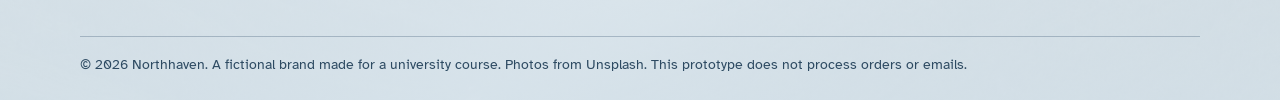
<file: site/guide.html>
<!DOCTYPE html>
<html lang="en">
  <head>
    <meta charset="utf-8">
    <meta name="viewport" content="width=device-width, initial-scale=1">
    <title>Winter Guide | Northhaven</title>
    <meta name="color-scheme" content="light">
    <meta name="description" content="What to wear by temperature, plus answers on sizing, returns and warmth.">
    <link rel="preconnect" href="https://fonts.googleapis.com">
    <link rel="preconnect" href="https://fonts.gstatic.com" crossorigin>
    <link href="https://fonts.googleapis.com/css2?family=Atkinson+Hyperlegible:wght@400;700&family=Bricolage+Grotesque:opsz,wght@12..96,600;12..96,800&display=swap" rel="stylesheet">
    <link rel="icon" href="img/logo.png">
    <link rel="stylesheet" href="style.css">
  </head>
  <body>
    <!-- skip link (for accessibility) -->
    <a class="skip" href="#main">Skip to content</a>

    <!-- navbar -->
    <header class="site-header">
      <a class="logo" href="index.html"><img src="img/logo.png" alt="" width="53" height="42"><span>Northhaven</span></a>
      <nav aria-label="Main">
        <a href="index.html">Home</a>
        <a href="collection.html">Collection</a>
        <a href="guide.html" aria-current="page">Winter Guide</a>
        <a href="about.html">About</a>
        <a class="btn small" href="join.html">Join the list</a>
      </nav>
    </header>

    <main id="main">
      <h1>Winter Guide</h1>
      <p class="lead">What to wear by temperature, and answers to common questions.</p>

      <section class="split">
        <img src="img/p18.jpg" alt="Folded knit sweaters in grey and burgundy, stacked" width="900" height="600" loading="lazy">
        <div>
          <h2>Layering by temperature</h2>
          <ol class="layer-list">
            <li><strong>0 to -10 &deg;C:</strong> merino sweater, Commuter Down Coat, toque.</li>
            <li><strong>-10 to -20 &deg;C:</strong> add thermal leggings and gloves.</li>
            <li><strong>Below -20 &deg;C:</strong> swap to the Alpine Puffer and keep all layers.</li>
          </ol>
          <p>Cotton holds sweat and gets cold fast. Wool blends and brushed linings keep warmth when damp.</p>
        </div>
      </section>

      <!-- faq (details tags) -->
      <section id="faq">
        <h2>Questions we hear most</h2>
        <details>
          <summary>How do I choose a size?</summary>
          <p>Measure your chest over a sweater. If you are between sizes, pick the larger one so the jacket fits over layers.</p>
        </details>
        <details>
          <summary>What is your return policy?</summary>
          <p>Return unworn items within 30 days for a refund. We cover return shipping on the first return.</p>
        </details>
        <details>
          <summary>Is the temperature rating a guarantee?</summary>
          <p>It is a guide for a brisk walk. Wind, damp and how you run cold or warm all change how a coat feels.</p>
        </details>
        <details>
          <summary>Do the gloves work with a phone?</summary>
          <p>Yes. The fingertips of the Touchscreen Knit Gloves are made for screens.</p>
        </details>
      </section>

      <!-- banner at the bottom -->
      <section class="band">
        <div>
          <h2>Want this guide as a one-page PDF?</h2>
          <p>Join the list and we will send it with your discount code.</p>
        </div>
        <a class="btn" href="join.html">Send me the guide</a>
      </section>
    </main>

    <!-- footer -->
    <footer class="site-footer">
      <div class="footer-cols">
        <div>
          <a class="logo" href="index.html"><img src="img/logo.png" alt="" width="53" height="42"><span>Northhaven</span></a>
          <p>Warm for the whole walk. Winter clothing rated by temperature.</p>
        </div>
        <nav aria-label="Shop">
          <h2 class="footer-heading">Shop</h2>
          <ul>
            <li>
              <a href="collection.html">Collection</a>
            </li>
            <li>
              <a href="guide.html">Winter Guide</a>
            </li>
          </ul>
        </nav>
        <nav aria-label="Company">
          <h2 class="footer-heading">Company</h2>
          <ul>
            <li>
              <a href="about.html">About</a>
            </li>
            <li>
              <a href="guide.html#faq">Returns and sizing</a>
            </li>
            <li>
              <a href="join.html#privacy">Privacy</a>
            </li>
          </ul>
        </nav>
        <div>
          <h2 class="footer-heading">Stay in touch</h2>
          <p>Get the Winter Guide and 10% off.</p>
          <a class="btn small" href="join.html">Join the list</a>
          <p class="footer-mail"><svg class="icon" viewBox="0 0 24 24" aria-hidden="true"><path d="M3 6h18v12H3zM3 7l9 7 9-7"/></svg> hello@northhaven.example</p>
        </div>
      </div>
      <p class="fine-print">&copy; 2026 Northhaven. A fictional brand made for a university course. Photos from Unsplash. This prototype does not process orders or emails.</p>
    </footer>

    <!-- js -->
    <script src="script.js"></script>
  </body>
</html>
</file>
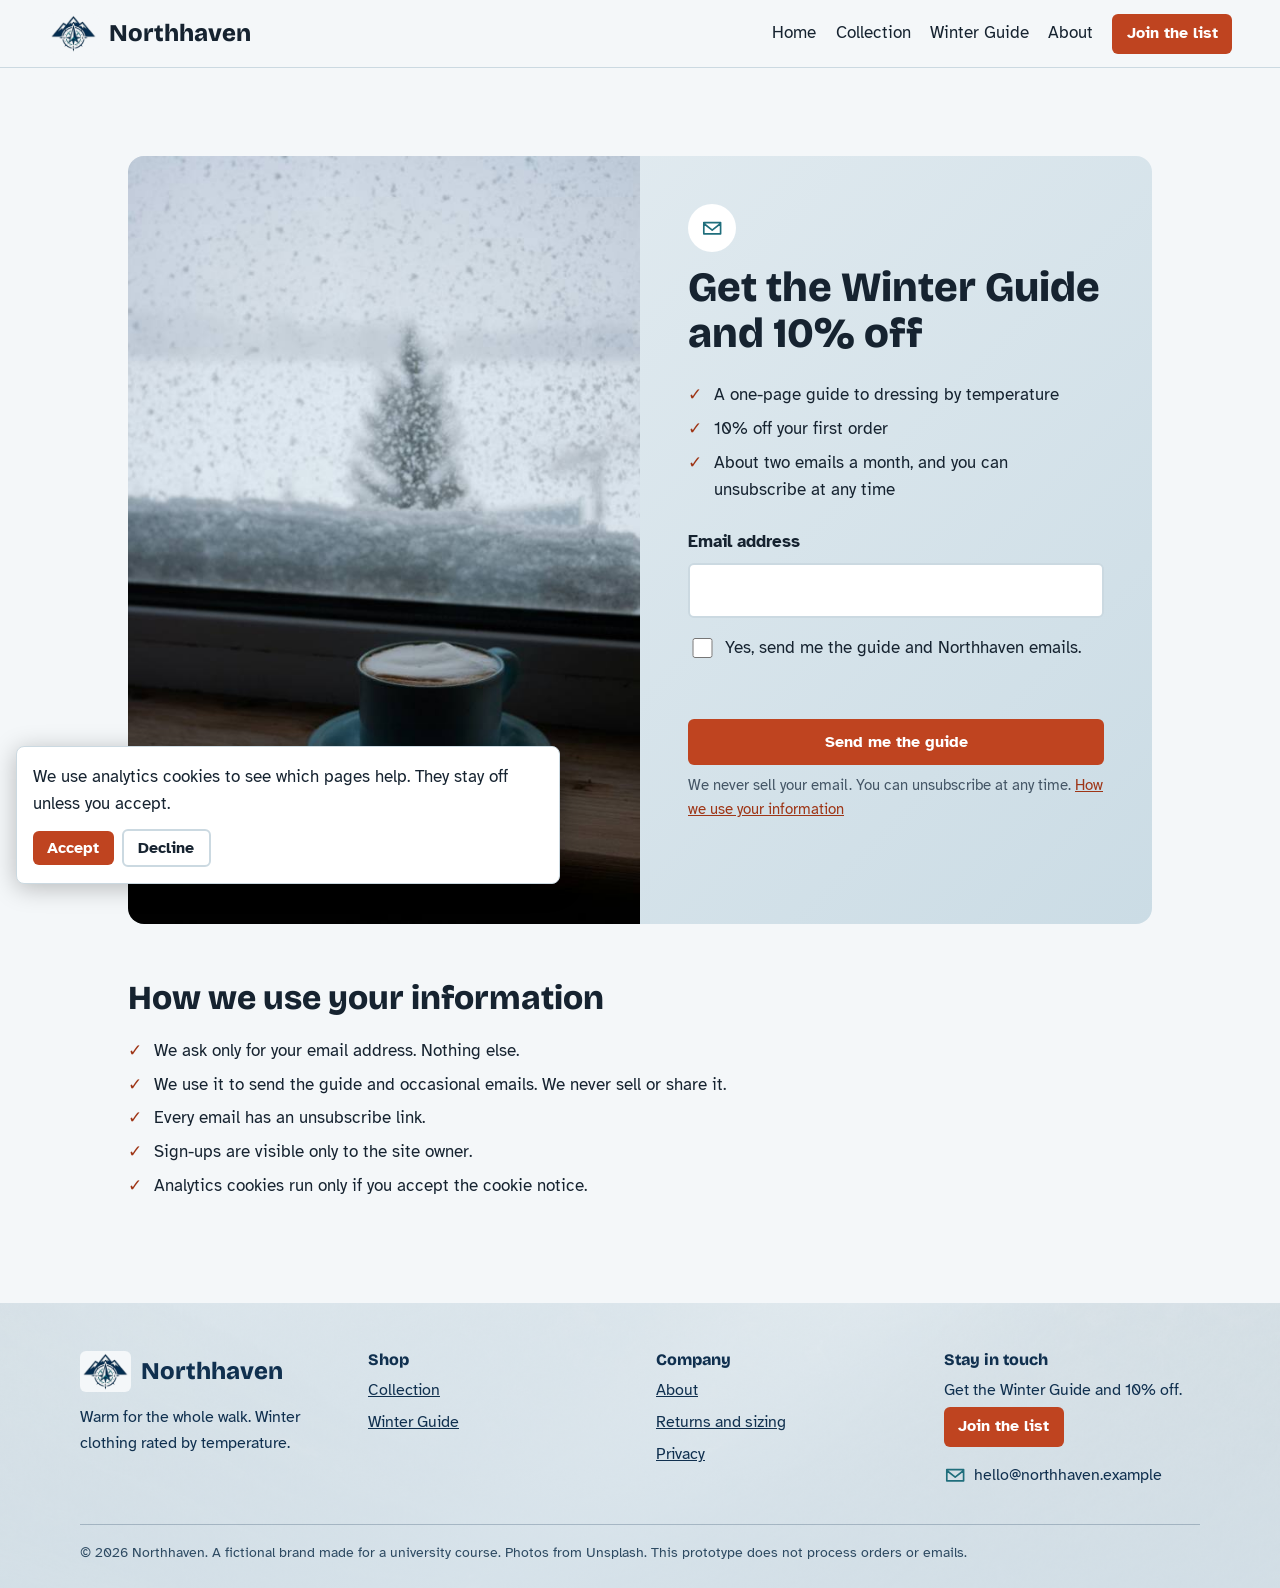
<file: site/join.html>
<!DOCTYPE html>
<html lang="en">
  <head>
    <meta charset="utf-8">
    <meta name="viewport" content="width=device-width, initial-scale=1">
    <title>Join the Winter Guide list | Northhaven</title>
    <meta name="color-scheme" content="light">
    <meta name="description" content="Join the Northhaven list for a free what-to-wear-by-temperature guide and 10% off your first order.">
    <link rel="preconnect" href="https://fonts.googleapis.com">
    <link rel="preconnect" href="https://fonts.gstatic.com" crossorigin>
    <link href="https://fonts.googleapis.com/css2?family=Atkinson+Hyperlegible:wght@400;700&family=Bricolage+Grotesque:opsz,wght@12..96,600;12..96,800&display=swap" rel="stylesheet">
    <link rel="icon" href="img/logo.png">
    <link rel="stylesheet" href="style.css">
  </head>
  <body>
    <!-- skip link (for accessibility) -->
    <a class="skip" href="#main">Skip to content</a>

    <!-- navbar -->
    <header class="site-header">
      <a class="logo" href="index.html"><img src="img/logo.png" alt="" width="53" height="42"><span>Northhaven</span></a>
      <nav aria-label="Main">
        <a href="index.html">Home</a>
        <a href="collection.html">Collection</a>
        <a href="guide.html">Winter Guide</a>
        <a href="about.html">About</a>
        <a class="btn small" href="join.html" aria-current="page">Join the list</a>
      </nav>
    </header>

    <main id="main">

      <!-- photo on the left, form on the right -->
      <section class="join-wrap">
        <div class="join-image">
          <img src="img/p09.jpg" alt="A cup of coffee on a windowsill with snow falling outside" width="900" height="1200">
        </div>
        <div class="join-card">
          <span class="join-icon"><svg class="icon" viewBox="0 0 24 24" aria-hidden="true"><path d="M3 6h18v12H3zM3 7l9 7 9-7"/></svg></span>
          <h1>Get the Winter Guide and 10% off</h1>
          <ul class="checks">
            <li>A one-page guide to dressing by temperature</li>
            <li>10% off your first order</li>
            <li>About two emails a month, and you can unsubscribe at any time</li>
          </ul>
          <!-- signup form -->
          <form id="joinForm" novalidate>
            <label for="emailInput">Email address</label>
            <input id="emailInput" name="email" type="email" autocomplete="email" required aria-describedby="emailError">
            <label class="checkbox-row"><input id="consentBox" type="checkbox" required><span>Yes, send me the guide and Northhaven emails.</span></label>
            <p id="emailError" class="error-msg" role="alert"></p>
            <button class="btn wide" type="submit">Send me the guide</button>
            <p class="note">We never sell your email. You can unsubscribe at any time. <a href="join.html#privacy">How we use your information</a></p>
          </form>
          <!-- shows after submit -->
          <div id="doneBox" class="done" hidden tabindex="-1">
            <h2>You are on the list</h2>
            <p>Your discount code is <strong>WINTER10</strong>.</p>
            <p id="doneMessage" class="note"></p>
            <a class="btn" href="collection.html">Browse the collection</a>
          </div>
        </div>
      </section>

      <!-- privacy -->
      <section id="privacy">
        <h2>How we use your information</h2>
        <ul class="checks">
          <li>We ask only for your email address. Nothing else.</li>
          <li>We use it to send the guide and occasional emails. We never sell or share it.</li>
          <li>Every email has an unsubscribe link.</li>
          <li>Sign-ups are visible only to the site owner.</li>
          <li>Analytics cookies run only if you accept the cookie notice.</li>
        </ul>
      </section>
    </main>

    <!-- footer -->
    <footer class="site-footer">
      <div class="footer-cols">
        <div>
          <a class="logo" href="index.html"><img src="img/logo.png" alt="" width="53" height="42"><span>Northhaven</span></a>
          <p>Warm for the whole walk. Winter clothing rated by temperature.</p>
        </div>
        <nav aria-label="Shop">
          <h2 class="footer-heading">Shop</h2>
          <ul>
            <li>
              <a href="collection.html">Collection</a>
            </li>
            <li>
              <a href="guide.html">Winter Guide</a>
            </li>
          </ul>
        </nav>
        <nav aria-label="Company">
          <h2 class="footer-heading">Company</h2>
          <ul>
            <li>
              <a href="about.html">About</a>
            </li>
            <li>
              <a href="guide.html#faq">Returns and sizing</a>
            </li>
            <li>
              <a href="join.html#privacy">Privacy</a>
            </li>
          </ul>
        </nav>
        <div>
          <h2 class="footer-heading">Stay in touch</h2>
          <p>Get the Winter Guide and 10% off.</p>
          <a class="btn small" href="join.html">Join the list</a>
          <p class="footer-mail"><svg class="icon" viewBox="0 0 24 24" aria-hidden="true"><path d="M3 6h18v12H3zM3 7l9 7 9-7"/></svg> hello@northhaven.example</p>
        </div>
      </div>
      <p class="fine-print">&copy; 2026 Northhaven. A fictional brand made for a university course. Photos from Unsplash. This prototype does not process orders or emails.</p>
    </footer>

    <!-- js -->
    <script src="script.js"></script>
  </body>
</html>
</file>
<file: site/style.css>
/*
  Northhaven stylesheet
  Used by all 5 pages.
  (some rules show up twice, the later one wins)
*/

/* colours */
:root {
  --bg-color: #F4F7F9;
  --text-color: #162330;
  --muted-color: #445666;
  --card-bg: #fff;
  --border-color: #CBD9E1;
  --light-blue: #DCE8EE;
  --accent: #BF4420;
  --accent-text: #fff;
  --link-color: #9E3516;
  box-sizing: border-box;
  padding-top: env(safe-area-inset-top,0px);
  padding-bottom: env(safe-area-inset-bottom,0px);
  color-scheme: light;
  --mist-img: url(img/hero-mist.jpg);
  --logo-img: url(img/logo.png);
}

/* reset + basic stuff */
*,
*::before,
*::after { box-sizing: border-box; }
html { scroll-padding-top: calc(4.5rem + env(safe-area-inset-top,0px)); }
body {
  margin: 0;
  background: var(--bg-color);
  color: var(--text-color);
  font: 1.0625rem/1.6 "Atkinson Hyperlegible",system-ui,sans-serif;
}
h1,
h2,
h3,
.logo {
  font-family: "Bricolage Grotesque","Arial Narrow",sans-serif;
  line-height: 1.1;
  margin: 0 0 .6em;
}
h1 {
  font-size: clamp(2.2rem,6vw,3.6rem);
  font-weight: 800;
}
h2 {
  font-size: clamp(1.5rem,3.5vw,2.1rem);
  font-weight: 800;
}
h3 {
  font-size: 1.2rem;
  font-weight: 600;
  margin-bottom: .3em;
}
p {
  margin: 0 0 1em;
  max-width: 62ch;
}
a { color: var(--link-color); }
img {
  display: block;
  max-width: 100%;
  height: auto;
}

:focus-visible {
  outline: 3px solid var(--accent);
  outline-offset: 3px;
}

/* skip link, hidden until you tab to it */
.skip {
  position: absolute;
  left: -999px;
  top: 0;
  background: var(--accent);
  color: var(--accent-text);
  padding: .6rem 1rem;
  z-index: 20;
}
.skip:focus { left: 0; }

/* header / nav */
.site-header {
  position: sticky;
  top: 0;
  z-index: 10;
  display: flex;
  flex-wrap: wrap;
  align-items: center;
  justify-content: space-between;
  gap: .5rem 1.5rem;
  padding: .8rem clamp(1rem,4vw,3rem);
  background: var(--bg-color);
  border-bottom: 1px solid var(--border-color);
}
.logo {
  font-size: 1.5rem;
  font-weight: 800;
  text-decoration: none;
  color: var(--text-color);
  margin: 0;
}
.site-header nav {
  display: flex;
  flex-wrap: wrap;
  align-items: center;
  gap: .4rem 1.2rem;
}
.site-header nav a:not(.btn) {
  color: var(--text-color);
  text-decoration: none;
  padding: .3rem 0;
  border-bottom: 2px solid transparent;
}
.site-header nav a:not(.btn):hover,
.site-header nav a[aria-current]:not(.btn) { border-bottom-color: var(--accent); }

/* buttons */
.btn {
  display: inline-block;
  background: var(--accent);
  color: var(--accent-text);
  font-weight: 700;
  text-decoration: none;
  padding: .8rem 1.4rem;
  border: 0;
  border-radius: 6px;
  font-size: 1rem;
  cursor: pointer;
  font-family: inherit;
}
.btn:hover { filter: brightness(1.1); }
.btn.small { padding: .45rem .9rem; }
.link { font-weight: 700; }

main {
  max-width: 70rem;
  margin: 0 auto;
  padding: 2rem clamp(1rem,4vw,3rem) 3rem;
}
main>section { margin: 3.5rem 0; }
.lead {
  font-size: 1.25rem;
  color: var(--muted-color);
}

/* hero (first try, changed again lower down) */
.hero {
  position: relative;
  min-height: min(78vh,640px);
  display: flex;
  align-items: flex-end;
  background: #0F1A24;
  color: #fff;
  overflow: hidden;
}
.hero img {
  position: absolute;
  inset: 0;
  width: 100%;
  height: 100%;
  object-fit: cover;
  object-position: center 60%;
}
.hero::after {
  content: "";
  position: absolute;
  inset: 0;
  background: linear-gradient(to top,rgba(10,18,26,.92) 5%,rgba(10,18,26,.15) 70%);
}
.hero-text {
  position: relative;
  z-index: 1;
  padding: 2rem clamp(1rem,4vw,3rem) 3rem;
  max-width: 44rem;
}
.hero .btn {
  background: #fff;
  color: #162330;
}

/* filter buttons */
.chips {
  display: flex;
  flex-wrap: wrap;
  gap: .6rem;
  margin: 0 0 1rem;
}
.chips button {
  font: inherit;
  padding: .6rem 1.1rem;
  border: 2px solid var(--border-color);
  background: var(--card-bg);
  color: var(--text-color);
  border-radius: 999px;
  cursor: pointer;
}
.chips button[aria-pressed=true] {
  border-color: var(--accent);
  background: var(--light-blue);
  font-weight: 700;
}

.pick {
  background: var(--light-blue);
  padding: 1.2rem 1.5rem;
  border-radius: 8px;
  max-width: 40rem;
}
.pick ul {
  margin: .3rem 0 .8rem;
  padding-left: 1.2rem;
}
.three {
  list-style: none;
  padding: 0;
  display: grid;
  grid-template-columns: repeat(auto-fit,minmax(15rem,1fr));
  gap: 1.5rem 2.5rem;
}
.three li {
  border-top: 3px solid var(--accent);
  padding-top: .8rem;
}

/* cards */
.grid {
  display: grid;
  grid-template-columns: repeat(auto-fill,minmax(16rem,1fr));
  gap: 1.5rem;
}
.card {
  background: var(--card-bg);
  border: 1px solid var(--border-color);
  border-radius: 8px;
  overflow: hidden;
}
.card img {
  width: 100%;
  aspect-ratio: 3/4;
  object-fit: cover;
}
.card div { padding: 1rem 1.1rem 1.2rem; }
.card p { margin: 0 0 .5rem; }
.temp {
  font-weight: 700;
  color: var(--link-color);
}
.price {
  font-size: 1.2rem;
  font-weight: 700;
}

/* banner */
.band {
  display: flex;
  flex-wrap: wrap;
  align-items: center;
  justify-content: space-between;
  gap: 1rem 2rem;
  background: var(--light-blue);
  padding: 2rem clamp(1rem,3vw,2.5rem);
  border-radius: 8px;
}
.band p { margin: 0; }

/* image + text sections */
.split {
  display: grid;
  grid-template-columns: repeat(auto-fit,minmax(18rem,1fr));
  gap: 2rem;
  align-items: center;
}
.split img {
  border-radius: 8px;
  width: 100%;
  max-height: 30rem;
  object-fit: cover;
}
.flip>img { order: 2; }

.layer-list,
.checks { padding-left: 1.2rem; }
.checks {
  list-style: none;
  padding: 0;
}
.checks li {
  padding-left: 1.6rem;
  position: relative;
  margin-bottom: .4rem;
}
.checks li::before {
  content: "\2713";
  position: absolute;
  left: 0;
  color: var(--link-color);
  font-weight: 700;
}

/* faq */
details {
  border-bottom: 1px solid var(--border-color);
  padding: .9rem 0;
  max-width: 46rem;
}
summary {
  cursor: pointer;
  font-weight: 700;
}
details p { margin: .6rem 0 0; }

blockquote {
  margin: 1.5rem 0 0;
  padding-left: 1rem;
  border-left: 4px solid var(--accent);
}
blockquote p {
  font-size: 1.15rem;
  margin: 0;
}
blockquote footer {
  color: var(--muted-color);
  font-size: .95rem;
}

.credits {
  columns: 14rem;
  padding-left: 1.2rem;
  font-size: .95rem;
}

/* forms */
form {
  display: grid;
  gap: .5rem;
  max-width: 30rem;
}
label {
  font-weight: 700;
  margin-top: .5rem;
}
.checkbox-row {
  display: flex;
  gap: .6rem;
  font-weight: 400;
  align-items: flex-start;
}
.checkbox-row input {
  width: 1.3rem;
  height: 1.3rem;
  margin-top: .2rem;
}
input[type=email],
input[type=text] {
  font: inherit;
  padding: .75rem;
  border: 2px solid var(--border-color);
  border-radius: 6px;
  background: var(--card-bg);
  color: var(--text-color);
  width: 100%;
}
.error-msg {
  color: #B3261E;
  font-weight: 700;
  min-height: 1.4em;
  margin: .3rem 0;
}
.done {
  background: var(--light-blue);
  padding: 1.5rem;
  border-radius: 8px;
  max-width: 30rem;
}
.note {
  color: var(--muted-color);
  font-size: .95rem;
}

/* footer (first version) */
footer {
  border-top: 1px solid var(--border-color);
  padding: 1.5rem clamp(1rem,4vw,3rem);
  color: var(--muted-color);
  font-size: .95rem;
}
footer p { margin: .2rem 0; }

/* cookie popup */
.cookie {
  position: fixed;
  left: 1rem;
  right: 1rem;
  bottom: calc(1rem + env(safe-area-inset-bottom,0px));
  max-width: 34rem;
  background: var(--card-bg);
  border: 1px solid var(--border-color);
  padding: 1rem;
  border-radius: 8px;
  z-index: 30;
  box-shadow: 0 4px 24px rgba(0,0,0,.25);
}
.cookie p { margin: 0 0 .7rem; }
.cookie button { margin-right: .5rem; }
.btn.ghost {
  background: transparent;
  color: var(--text-color);
  border: 2px solid var(--border-color);
}

/* little transition on buttons, only if reduced motion is off */
@media (prefers-reduced-motion: no-preference) {
  .chips button,
  .btn {
    transition: background .15s,border-color .15s;
  }
}

/* ---- added later: icons, slider, new footer ---- */
:root { --teal: #1F6E7C; }

/* hidden text for screen readers */
.sr-only {
  position: absolute;
  width: 1px;
  height: 1px;
  overflow: hidden;
  clip: rect(0 0 0 0);
  white-space: nowrap;
}

/* logo */
.logo {
  display: flex;
  align-items: center;
  gap: .6rem;
}
.logo img {
  height: 2.6rem;
  width: auto;
  background: #F4F7F9;
  border-radius: 6px;
  padding: 2px;
}

/* icons (moved the svg line settings here so the html is shorter) */
.icon {
  width: 1.4rem;
  height: 1.4rem;
  flex: none;
  color: var(--teal);
  fill: none;
  stroke: currentColor;
  stroke-width: 1.8;
  stroke-linecap: round;
  stroke-linejoin: round;
}
.three .icon {
  width: 2.4rem;
  height: 2.4rem;
  margin-bottom: .5rem;
}
.temp {
  display: flex;
  align-items: center;
  gap: .4rem;
}

/* slider box on home page */
.picker {
  background: var(--light-blue);
  border-radius: 14px;
  padding: clamp(1.2rem,4vw,3rem);
}
.picker p { margin-bottom: .5rem; }
.dial {
  display: flex;
  align-items: baseline;
  flex-wrap: wrap;
  gap: .2rem 1.2rem;
  margin: .5rem 0;
}
.big-temp {
  font: 800 clamp(3.4rem,11vw,6rem)/1 "Bricolage Grotesque","Arial Narrow",sans-serif;
  color: var(--text-color);
}
.temp-label {
  font-size: 1.4rem;
  font-weight: 700;
  color: var(--link-color);
}

/* slider styling (needs webkit and moz versions) */
#tempSlider {
  -webkit-appearance: none;
  appearance: none;
  width: 100%;
  height: 12px;
  border-radius: 8px;
  background: linear-gradient(90deg,#1B3A5C,#2A7F8E 55%,#A9D6DF);
  margin: .6rem 0;
}
#tempSlider::-webkit-slider-thumb {
  -webkit-appearance: none;
  width: 34px;
  height: 34px;
  border-radius: 50%;
  background: var(--accent);
  border: 4px solid var(--bg-color);
  cursor: grab;
}
#tempSlider::-moz-range-thumb {
  width: 26px;
  height: 26px;
  border-radius: 50%;
  background: var(--accent);
  border: 4px solid var(--bg-color);
  cursor: grab;
}
.scale {
  display: flex;
  justify-content: space-between;
  font-size: .9rem;
  color: var(--muted-color);
}
.temp-note {
  font-size: 1.15rem;
  font-weight: 700;
  margin-top: 1rem;
}

/* tiles */
.tiles {
  list-style: none;
  padding: 0;
  margin: 1rem 0 0;
  display: grid;
  grid-template-columns: repeat(auto-fit,minmax(13rem,1fr));
  gap: .8rem;
}
.tiles li {
  background: var(--card-bg);
  border: 1px solid var(--border-color);
  border-radius: 8px;
  padding: .9rem 1rem;
  display: flex;
  gap: .7rem;
  align-items: center;
  font-weight: 700;
}
.tiles li[hidden],
.card[hidden] { display: none; }

/* footer (new version) */
.site-footer {
  background: #10253B;
  color: #DCE8EE;
  border: 0;
  padding: 3rem clamp(1rem,4vw,3rem) 1.5rem;
  font-size: 1rem;
}
.site-footer a { color: #DCE8EE; }
.site-footer .logo {
  color: #fff;
  margin-bottom: .8rem;
}
.site-footer .btn {
  color: #fff;
  background: #BF4420;
}
.footer-cols {
  display: grid;
  grid-template-columns: repeat(auto-fit,minmax(12rem,1fr));
  gap: 2rem;
  max-width: 70rem;
  margin: 0 auto 2rem;
}
.footer-heading {
  font-size: 1rem;
  margin-bottom: .6rem;
  color: #fff;
}
.site-footer ul {
  list-style: none;
  padding: 0;
  margin: 0;
}
.site-footer li { margin-bottom: .4rem; }
.footer-mail {
  display: flex;
  gap: .5rem;
  align-items: center;
  margin-top: 1rem;
}
.site-footer .icon { color: #6CC4D2; }
.fine-print {
  max-width: 70rem;
  margin: 0 auto;
  border-top: 1px solid #2B4660;
  padding-top: 1rem;
  font-size: .9rem;
  color: #A9BAC6;
}

/* snow canvas */
.hero canvas {
  position: absolute;
  inset: 0;
  width: 100%;
  height: 100%;
  z-index: 1;
  pointer-events: none;
}
.hero-text { z-index: 2; }

/* make sure hidden really hides things */
[hidden] { display: none!important; }

/* hero (new version, overrides the one above) */
.hero {
  min-height: min(84vh,700px);
  align-items: center;
  justify-content: center;
  text-align: center;
  color: #10304F;
  background: var(--mist-img) center/cover,linear-gradient(180deg,#E3EBEF 0%,#BFD0D9 42%,#86A1B0 72%,#5F8092 100%);
}
.hero::after { background: linear-gradient(rgba(240,246,249,.66),rgba(240,246,249,.42) 55%,rgba(240,246,249,.55)); }
.hero .hero-logo {
  position: static;
  inset: auto;
  width: clamp(150px,22vw,230px);
  height: auto;
  margin: 0 auto 1rem;
  object-fit: contain;
  filter: drop-shadow(0 0 8px rgba(255,255,255,.7));
  animation: spin 24s linear infinite;
}
.hero-text {
  max-width: 44rem;
  padding: 3rem 1.25rem;
  text-align: center;
}
.hero h1 { margin: 0 0 1rem; }
.wordmark {
  display: block;
  font-size: clamp(2.5rem,9vw,4.8rem);
  letter-spacing: .05em;
  text-transform: uppercase;
  color: #10304F;
  font-weight: 800;
}
.tagline {
  display: block;
  margin-top: .7rem;
  font-size: clamp(1.05rem,2.8vw,1.5rem);
  font-weight: 600;
  color: #1D4561;
  letter-spacing: .02em;
}
.hero p {
  margin-left: auto;
  margin-right: auto;
  color: #10304F;
}
.hero .btn {
  background: #10304F;
  color: #fff;
}

@keyframes spin {
  to { transform:rotate(360deg); }
}
@media (prefers-reduced-motion: reduce) {
  .hero .hero-logo {
    animation: none;
  }
}

/* gradients */
.band,
.picker,
.done { background: linear-gradient(135deg,#E8EFF3,#CBDCE5); }
.site-footer {
  background: linear-gradient(rgba(238,244,247,.86),rgba(222,233,240,.93)),var(--mist-img) center/cover;
  color: #10304F;
}
.site-footer a,
.site-footer .logo,
.footer-heading { color: #10304F; }
.site-footer .btn { color: #fff; }
.site-footer .icon { color: var(--teal); }
.fine-print {
  border-top-color: rgba(16,48,79,.25);
  color: #2D4A62;
}

/* about page review form */
textarea,
select {
  font: inherit;
  padding: .75rem;
  border: 2px solid var(--border-color);
  border-radius: 6px;
  background: var(--card-bg);
  color: var(--text-color);
  width: 100%;
}
.reviews-section {
  display: grid;
  grid-template-columns: repeat(auto-fit,minmax(18rem,1fr));
  gap: 2rem;
  align-items: start;
}
.card-form {
  background: linear-gradient(135deg,#E8EFF3,#CBDCE5);
  padding: 1.5rem;
  border-radius: 12px;
  max-width: none;
}
.card-form h2 { margin-bottom: .3em; }
.star-box {
  border: 0;
  padding: 0;
  margin: .5rem 0;
}
.star-box legend {
  font-weight: 700;
  padding: 0;
  margin-bottom: .2rem;
}
.star-row {
  display: inline-flex;
  flex-direction: row-reverse;
  justify-content: flex-end;
  position: relative;
}
.star-row input {
  position: absolute;
  opacity: 0;
  width: 1px;
  height: 1px;
}
.star-row label {
  font-size: 2.1rem;
  line-height: 1;
  color: #9FB3C0;
  cursor: pointer;
  padding: 0 .12rem;
  font-weight: 400;
  margin: 0;
}
.star-row input:checked~label,
.star-row label:hover,
.star-row label:hover~label { color: #D98A00; }
.star-row input:focus-visible+label {
  outline: 3px solid var(--accent);
  outline-offset: 2px;
}

.review-list {
  list-style: none;
  padding: 0;
  margin: 0;
  display: grid;
  gap: 1rem;
}
.review-list li {
  background: var(--card-bg);
  border: 1px solid var(--border-color);
  border-radius: 8px;
  padding: 1rem;
}
.review-list .review-stars {
  color: #D98A00;
  font-size: 1.2rem;
  letter-spacing: .1em;
}
.review-list p { margin: .3rem 0; }
.review-list small,
.review-list .empty { color: var(--muted-color); }
.okmsg {
  font-weight: 700;
  color: #1F6E3D;
  margin: .3rem 0;
}

/* join page */
.join-wrap {
  display: grid;
  grid-template-columns: repeat(auto-fit,minmax(18rem,1fr));
  border-radius: 16px;
  overflow: hidden;
  background: linear-gradient(135deg,#E8EFF3,#CBDCE5);
}
.join-image img {
  width: 100%;
  height: 100%;
  min-height: 22rem;
  object-fit: cover;
}
.join-card { padding: clamp(1.5rem,4vw,3rem); }
.join-card form { max-width: none; }
.join-card h1 { font-size: clamp(1.8rem,4vw,2.6rem); }
.join-icon {
  display: inline-grid;
  place-items: center;
  width: 3rem;
  height: 3rem;
  border-radius: 50%;
  background: #fff;
  margin-bottom: .8rem;
}
.btn.wide {
  width: 100%;
  margin-top: .5rem;
}
.opt {
  font-weight: 400;
  color: var(--muted-color);
}
.checkbox-row span { font-weight: 400; }

/* 3d logo */
.logo3d {
  position: relative;
  width: clamp(150px,22vw,230px);
  aspect-ratio: 212/169;
  margin: 0 auto 1.6rem;
  perspective: 900px;
  cursor: grab;
  touch-action: none;
  user-select: none;
}
.stack {
  position: relative;
  width: 100%;
  height: 100%;
  transform-style: preserve-3d;
}
.stack i {
  position: absolute;
  inset: 0;
  background: var(--logo-img) center/contain no-repeat;
}
.stack i.dark { filter: brightness(.45); }

.trust {
  list-style: none;
  display: flex;
  flex-wrap: wrap;
  gap: .6rem 2rem;
  padding: 0;
  margin: 0 0 1.5rem;
  font-weight: 700;
}
.trust li {
  display: flex;
  align-items: center;
  gap: .5rem;
}
</file>
